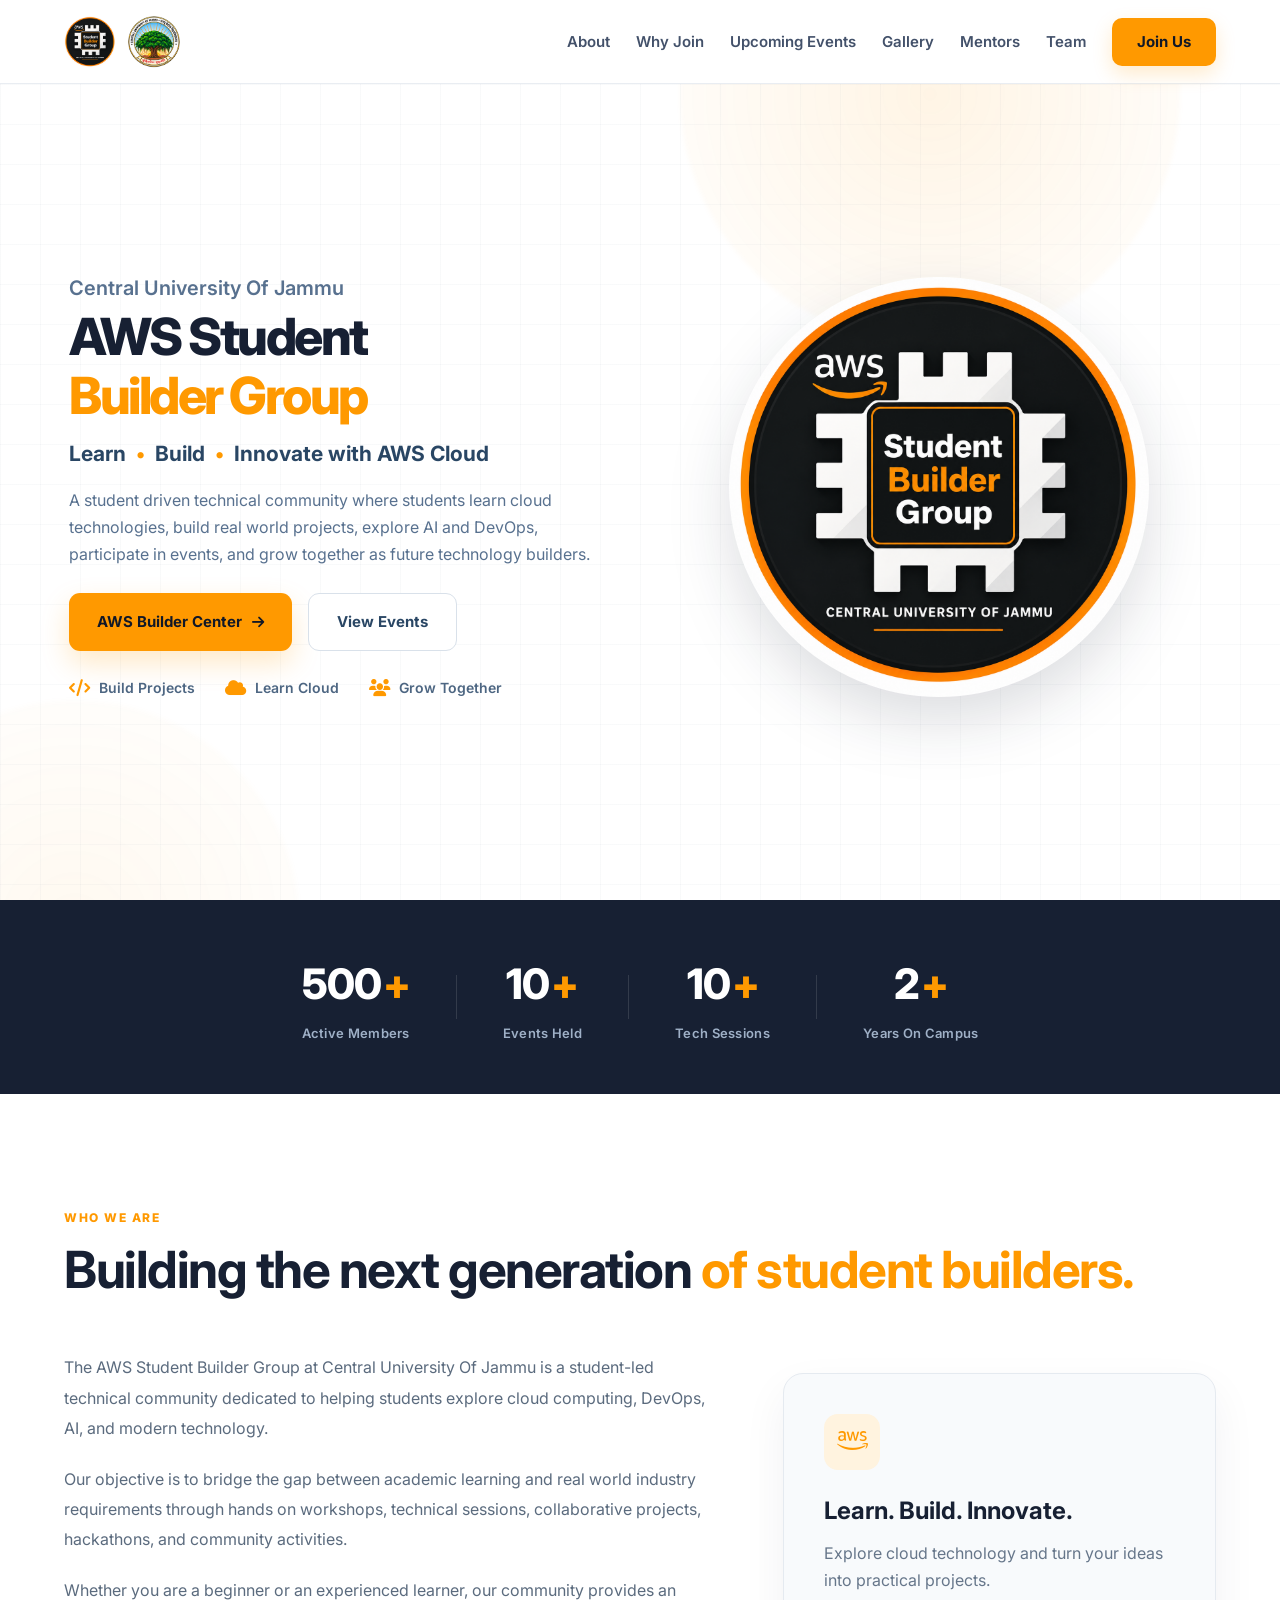
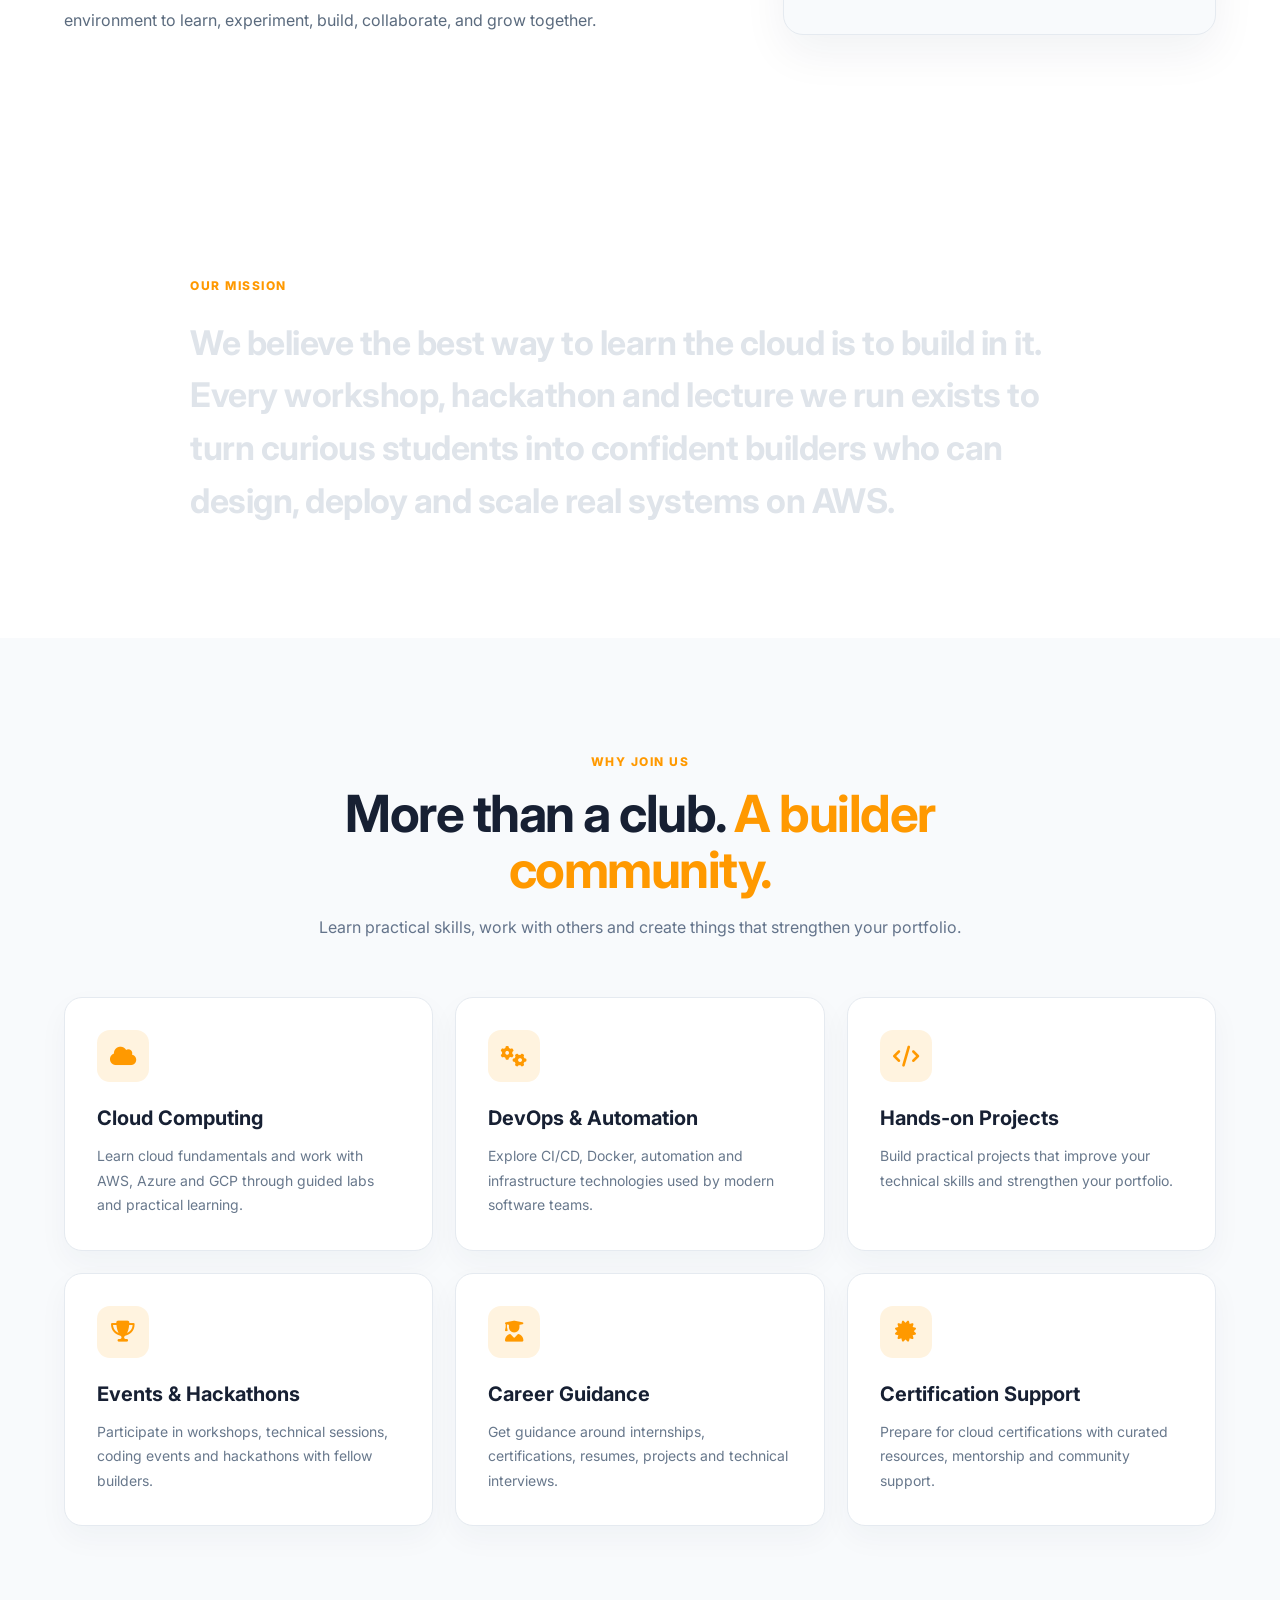
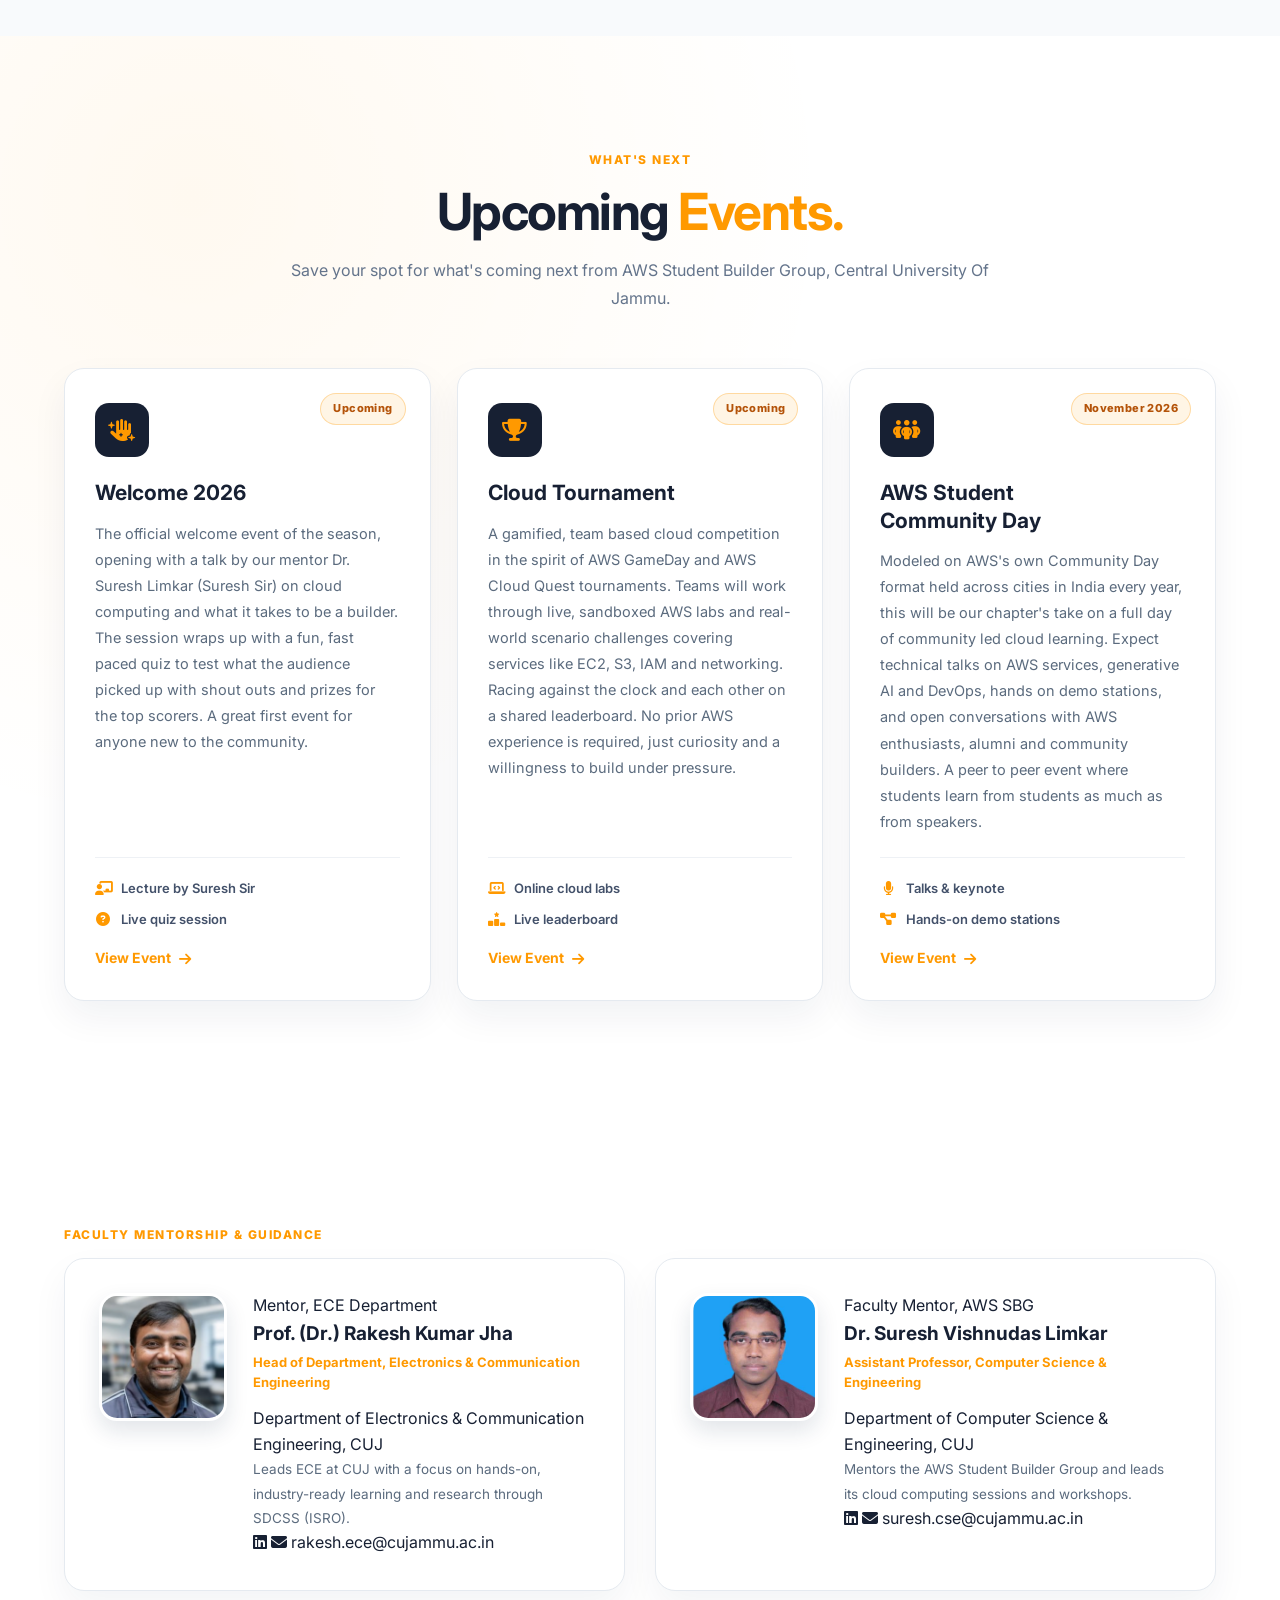
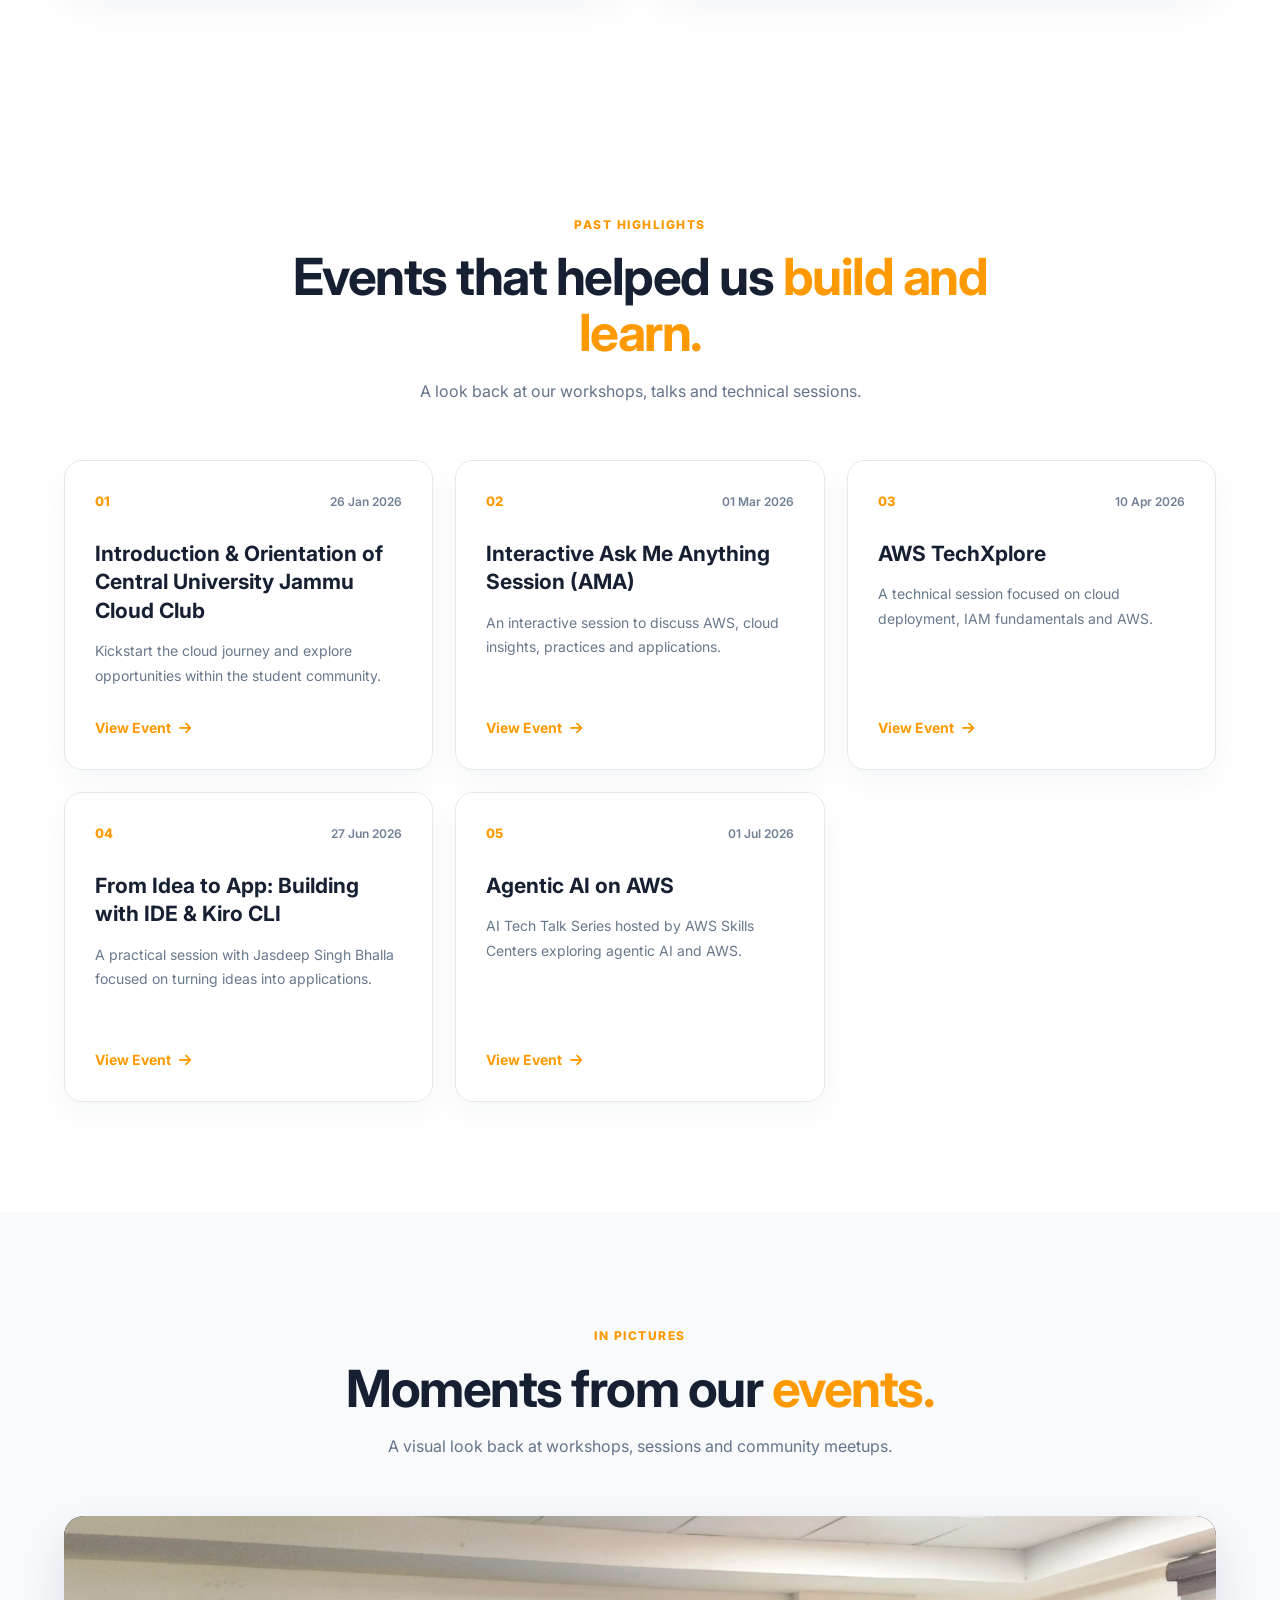
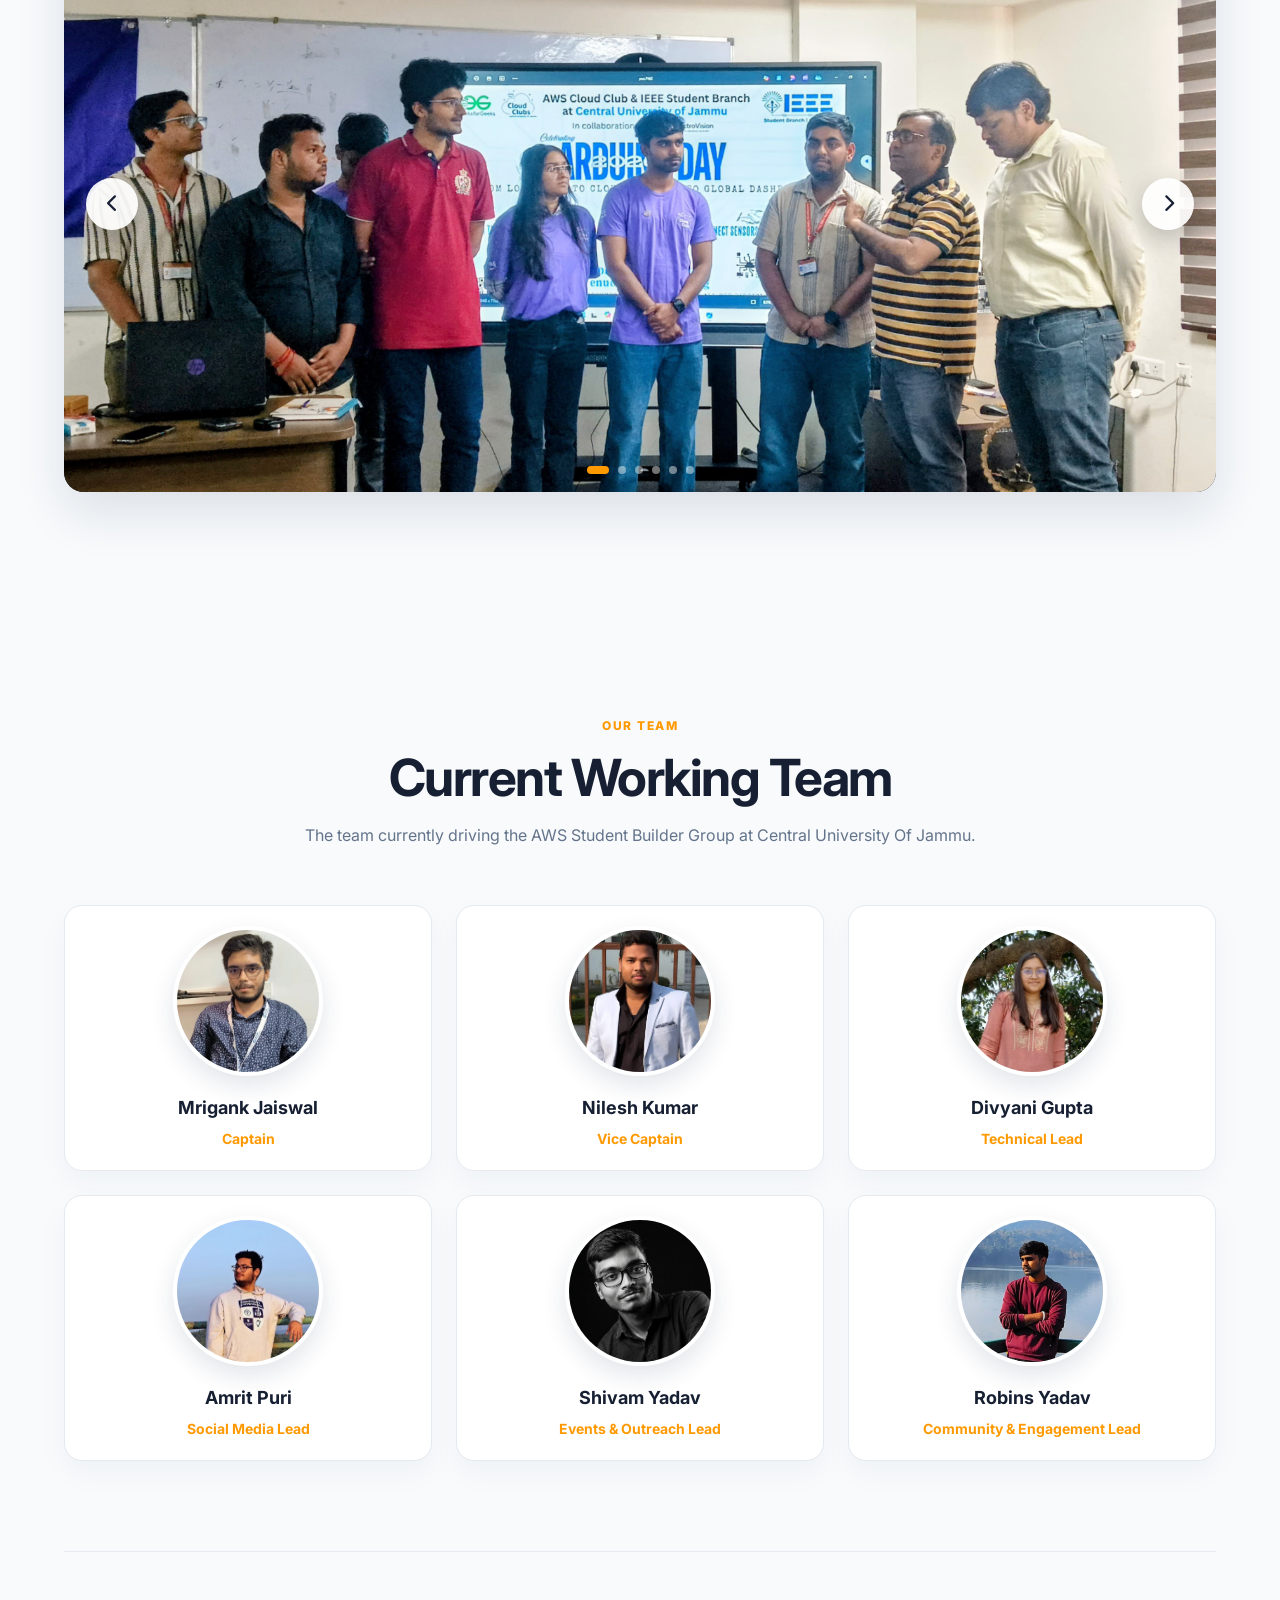
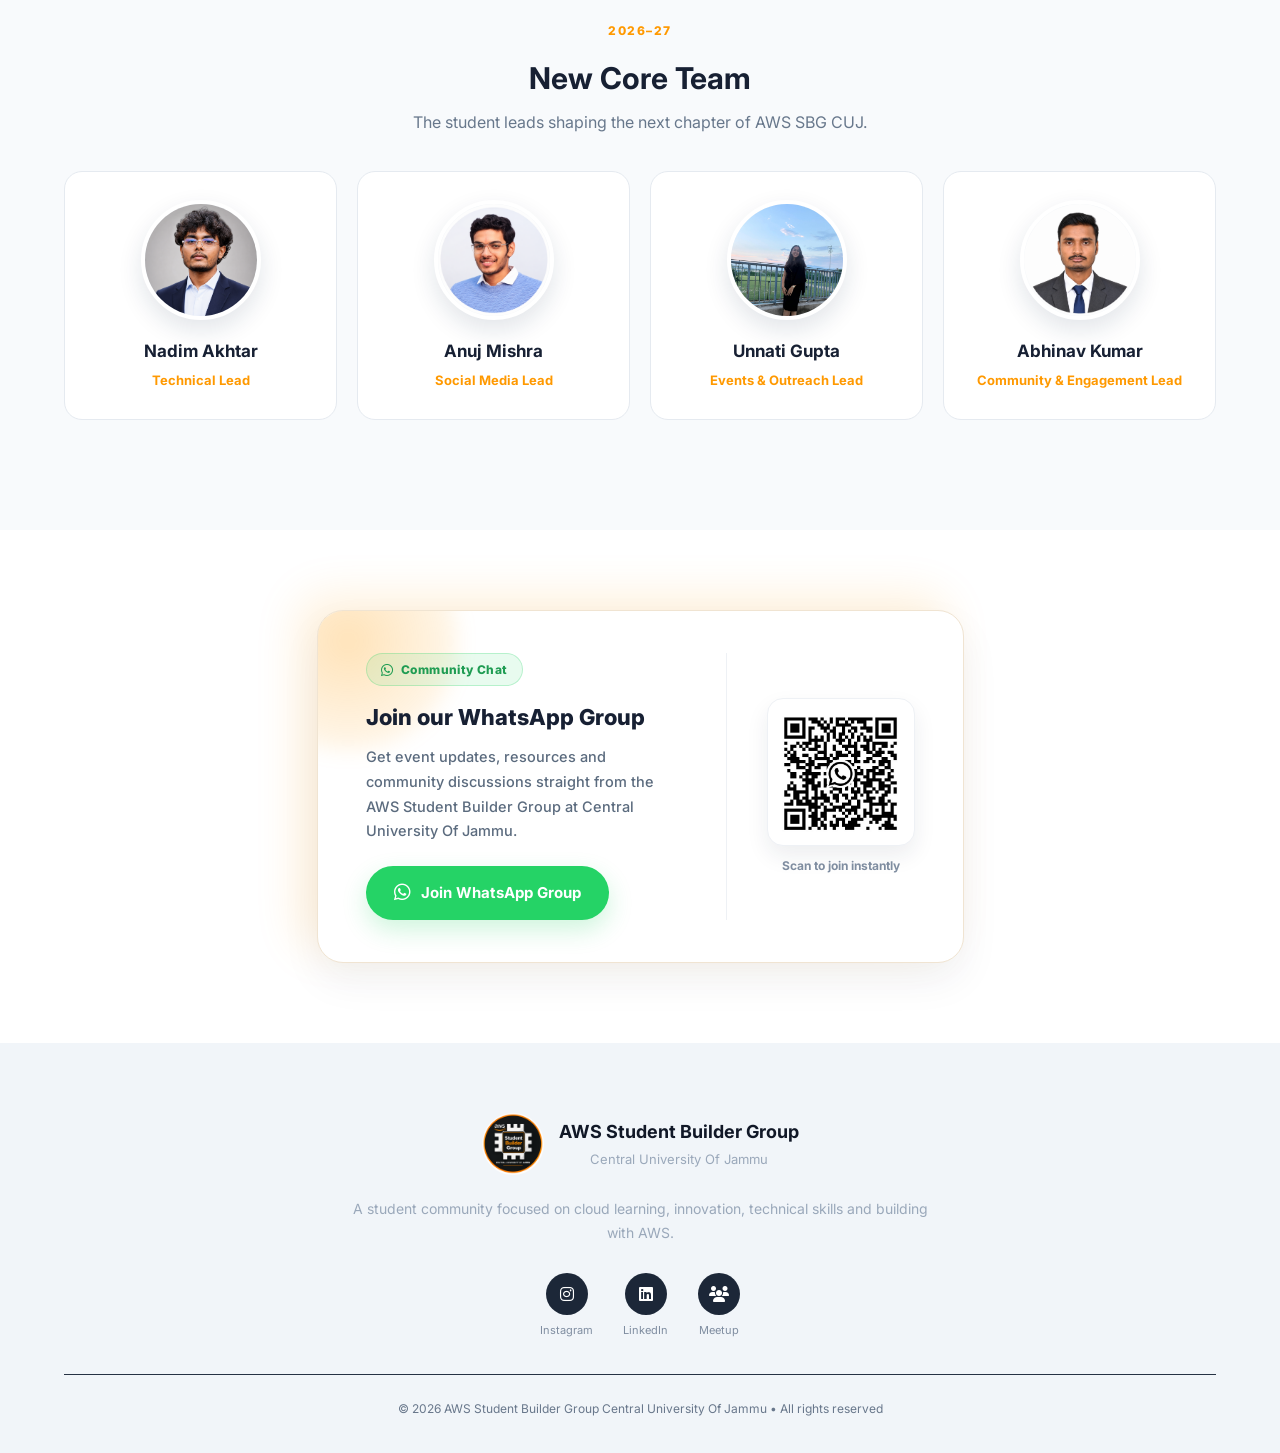
<file: index.html>
<!doctype html>
<html lang="en">
  <head>
    <meta charset="UTF-8" />

    <meta name="viewport" content="width=device-width, initial-scale=1.0" />

    <title>AWS Student Builder Group | Central University Of Jammu</title>

    <!-- Google Font -->

    <link rel="preconnect" href="https://fonts.googleapis.com" />

    <link rel="preconnect" href="https://fonts.gstatic.com" crossorigin />

    <link
      href="https://fonts.googleapis.com/css2?family=Inter:wght@400;500;600;700;800&display=swap"
      rel="stylesheet"
    />

    <!-- Font Awesome -->

    <link
      rel="stylesheet"
      href="https://cdnjs.cloudflare.com/ajax/libs/font-awesome/6.5.1/css/all.min.css"
    />

    <!-- CSS -->

    <link rel="stylesheet" href="style.css" />
  </head>

  <body>
    <!-- Navbar -->

    <nav class="navbar">
      <div class="nav-container">
        <a href="#" class="brand">
          <div class="logo-wrapper">
            <img
              src="assets/cloudclublogo.png"
              alt="AWS Student Builder Group Logo"
              class="nav-logo"
            />

            <img
              src="assets/cujlogo.png"
              alt="Central University Of Jammu Logo"
              class="nav-logo"
            />
          </div>
        </a>

        <!-- Hamburger -->

        <button
          class="hamburger"
          id="hamburger"
          aria-label="Open navigation menu"
          type="button"
        >
          <span></span>
          <span></span>
          <span></span>
        </button>

        <!-- Navigation -->

        <ul class="nav-links" id="navLinks">
          <li>
            <a href="#about">About</a>
          </li>

          <li>
            <a href="#why-join">Why Join</a>
          </li>

          <li>
            <a href="#upcoming-events">Upcoming Events</a>
          </li>

          <li>
            <a href="#gallery">Gallery</a>
          </li>

          <li>
            <a href="#mentors">Mentors</a>
          </li>

          <li>
            <a href="#members">Team</a>
          </li>

          <li>
            <a
              href="https://www.meetup.com/aws-sbg-at-central-university-of-jammu/?utm_medium"
              class="nav-btn"
              target="_blank"
              rel="noopener noreferrer"
            >
              Join Us
            </a>
          </li>
        </ul>
      </div>
    </nav>

    <!-- Hero Section -->

    <header class="hero">
      <div class="hero-background">
        <div class="hero-orb orb-one"></div>
        <div class="hero-orb orb-two"></div>

        <div class="hero-grid"></div>
      </div>

      <div class="hero-container">
        <!-- Left Side -->

        <div class="hero-content">
          <p class="hero-university">Central University Of Jammu</p>

          <h1>
            AWS Student
            <span>Builder Group</span>
          </h1>

          <p class="hero-subtitle">
            Learn
            <b>•</b>
            Build
            <b>•</b>
            Innovate with AWS Cloud
          </p>

          <p class="hero-description">
            A student driven technical community where students learn cloud
            technologies, build real world projects, explore AI and DevOps,
            participate in events, and grow together as future technology
            builders.
          </p>

          <div class="hero-buttons">
            <a
              href="https://bit.ly/3S8YEXM"
              class="btn primary"
              target="_blank"
              rel="noopener noreferrer"
            >
              AWS Builder Center
              <i class="fa-solid fa-arrow-right"></i>
            </a>

            <a href="#upcoming-events" class="btn secondary"> View Events </a>
          </div>

          <div class="hero-mini-info">
            <div>
              <i class="fa-solid fa-code"></i>
              <span>Build Projects</span>
            </div>

            <div>
              <i class="fa-solid fa-cloud"></i>
              <span>Learn Cloud</span>
            </div>

            <div>
              <i class="fa-solid fa-users"></i>
              <span>Grow Together</span>
            </div>
          </div>
        </div>

        <!-- Right Side Logo -->

        <div class="hero-logo-area">
          <img
            src="assets/cloudclublogo.png"
            alt="AWS Student Builder Group"
            class="hero-logo"
          />
        </div>
      </div>
    </header>

    <!-- Stats Bar -->

    <section class="stats-section">
      <div class="section-container stats-container">
        <div class="stat-item">
          <span class="stat-number" data-target="500" data-suffix="+"> 0 </span>

          <span class="stat-label"> Active Members </span>
        </div>

        <div class="stat-divider"></div>

        <div class="stat-item">
          <span class="stat-number" data-target="10" data-suffix="+"> 0 </span>

          <span class="stat-label"> Events Held </span>
        </div>

        <div class="stat-divider"></div>

        <div class="stat-item">
          <span class="stat-number" data-target="10" data-suffix="+"> 0 </span>

          <span class="stat-label"> Tech Sessions </span>
        </div>

        <div class="stat-divider"></div>

        <div class="stat-item">
          <span class="stat-number" data-target="2" data-suffix="+"> 0 </span>

          <span class="stat-label"> Years On Campus </span>
        </div>
      </div>
    </section>

    <!-- About Section -->

    <section id="about" class="section about-section">
      <div class="section-container">
        <div class="section-heading">
          <span class="section-label"> WHO WE ARE </span>

          <h2>
            Building the next generation
            <span>of student builders.</span>
          </h2>
        </div>

        <div class="about-grid">
          <div class="about-text">
            <p>
              The AWS Student Builder Group at Central University Of Jammu is a
              student-led technical community dedicated to helping students
              explore cloud computing, DevOps, AI, and modern technology.
            </p>

            <p>
              Our objective is to bridge the gap between academic learning and
              real world industry requirements through hands on workshops,
              technical sessions, collaborative projects, hackathons, and
              community activities.
            </p>

            <p>
              Whether you are a beginner or an experienced learner, our
              community provides an environment to learn, experiment, build,
              collaborate, and grow together.
            </p>
          </div>

          <div class="about-highlight">
            <div class="highlight-icon">
              <i class="fa-brands fa-aws"></i>
            </div>

            <h3>Learn. Build. Innovate.</h3>

            <p>
              Explore cloud technology and turn your ideas into practical
              projects.
            </p>
          </div>
        </div>
      </div>
    </section>

    <!-- Mission / Scroll Reveal Section -->

    <section id="mission" class="section mission-section">
      <div class="section-container">
        <span class="section-label"> OUR MISSION </span>

        <p class="reveal-text" data-reveal>
          We believe the best way to learn the cloud is to build in it. Every
          workshop, hackathon and lecture we run exists to turn curious students
          into confident builders who can design, deploy and scale real systems
          on AWS.
        </p>
      </div>
    </section>

    <!-- Why Join Section -->

    <section id="why-join" class="section light-section">
      <div class="section-container">
        <div class="section-heading centered">
          <span class="section-label"> WHY JOIN US </span>

          <h2>
            More than a club.
            <span>A builder community.</span>
          </h2>

          <p>
            Learn practical skills, work with others and create things that
            strengthen your portfolio.
          </p>
        </div>

        <div class="feature-grid">
          <div class="feature-card">
            <div class="feature-icon">
              <i class="fa-solid fa-cloud"></i>
            </div>

            <h3>Cloud Computing</h3>

            <p>
              Learn cloud fundamentals and work with AWS, Azure and GCP through
              guided labs and practical learning.
            </p>
          </div>

          <div class="feature-card">
            <div class="feature-icon">
              <i class="fa-solid fa-gears"></i>
            </div>

            <h3>DevOps & Automation</h3>

            <p>
              Explore CI/CD, Docker, automation and infrastructure technologies
              used by modern software teams.
            </p>
          </div>

          <div class="feature-card">
            <div class="feature-icon">
              <i class="fa-solid fa-code"></i>
            </div>

            <h3>Hands-on Projects</h3>

            <p>
              Build practical projects that improve your technical skills and
              strengthen your portfolio.
            </p>
          </div>

          <div class="feature-card">
            <div class="feature-icon">
              <i class="fa-solid fa-trophy"></i>
            </div>

            <h3>Events & Hackathons</h3>

            <p>
              Participate in workshops, technical sessions, coding events and
              hackathons with fellow builders.
            </p>
          </div>

          <div class="feature-card">
            <div class="feature-icon">
              <i class="fa-solid fa-user-graduate"></i>
            </div>

            <h3>Career Guidance</h3>

            <p>
              Get guidance around internships, certifications, resumes, projects
              and technical interviews.
            </p>
          </div>

          <div class="feature-card">
            <div class="feature-icon">
              <i class="fa-solid fa-certificate"></i>
            </div>

            <h3>Certification Support</h3>

            <p>
              Prepare for cloud certifications with curated resources,
              mentorship and community support.
            </p>
          </div>
        </div>
      </div>
    </section>

    <!-- Upcoming Events Section -->

    <section id="upcoming-events" class="section upcoming-section">
      <div class="section-container">
        <div class="section-heading centered">
          <span class="section-label"> WHAT'S NEXT </span>

          <h2>
            Upcoming
            <span>Events.</span>
          </h2>

          <p>
            Save your spot for what's coming next from AWS Student Builder
            Group, Central University Of Jammu.
          </p>
        </div>

        <div class="upcoming-grid">
          <!-- Upcoming Event 1 -->

          <a href="event.html?event=welcome-2026" class="upcoming-card">
            <span class="upcoming-badge"> Upcoming </span>

            <div class="upcoming-icon">
              <i class="fa-solid fa-hand-sparkles"></i>
            </div>

            <h3>Welcome 2026</h3>

            <p>
              The official welcome event of the season, opening with a talk by
              our mentor Dr. Suresh Limkar (Suresh Sir) on cloud computing and
              what it takes to be a builder. The session wraps up with a fun,
              fast paced quiz to test what the audience picked up with
              shout outs and prizes for the top scorers. A great first event for
              anyone new to the community.
            </p>

            <ul class="upcoming-meta">
              <li>
                <i class="fa-solid fa-chalkboard-user"></i>
                Lecture by Suresh Sir
              </li>
              <li>
                <i class="fa-solid fa-circle-question"></i>
                Live quiz session
              </li>
            </ul>

            <span class="event-link">
              View Event
              <i class="fa-solid fa-arrow-right"></i>
            </span>
          </a>

          <!-- Upcoming Event 2 -->

          <a href="event.html?event=cloud-tournament" class="upcoming-card">
            <span class="upcoming-badge"> Upcoming </span>

            <div class="upcoming-icon">
              <i class="fa-solid fa-trophy"></i>
            </div>

            <h3>Cloud Tournament</h3>

            <p>
              A gamified, team based cloud competition in the spirit of AWS
              GameDay and AWS Cloud Quest tournaments. Teams will work through
              live, sandboxed AWS labs and real-world scenario challenges 
              covering services like EC2, S3, IAM and networking. Racing
              against the clock and each other on a shared leaderboard. No prior
              AWS experience is required, just curiosity and a willingness to
              build under pressure.
            </p>

            <ul class="upcoming-meta">
              <li>
                <i class="fa-solid fa-laptop-code"></i>
                Online cloud labs
              </li>
              <li>
                <i class="fa-solid fa-ranking-star"></i>
                Live leaderboard
              </li>
            </ul>

            <span class="event-link">
              View Event
              <i class="fa-solid fa-arrow-right"></i>
            </span>
          </a>

          <!-- Upcoming Event 3 -->

          <a href="event.html?event=community-day" class="upcoming-card">
            <span class="upcoming-badge"> November 2026 </span>

            <div class="upcoming-icon">
              <i class="fa-solid fa-people-group"></i>
            </div>

            <h3>AWS Student Community Day</h3>

            <p>
              Modeled on AWS's own Community Day format held across cities in
              India every year, this will be our chapter's take on a full day of
              community led cloud learning. Expect technical talks on AWS
              services, generative AI and DevOps, hands on demo stations, and
              open conversations with AWS enthusiasts, alumni and community
              builders. A peer to peer event where students learn from students
              as much as from speakers.
            </p>

            <ul class="upcoming-meta">
              <li>
                <i class="fa-solid fa-microphone"></i>
                Talks & keynote
              </li>
              <li>
                <i class="fa-solid fa-diagram-project"></i>
                Hands-on demo stations
              </li>
            </ul>

            <span class="event-link">
              View Event
              <i class="fa-solid fa-arrow-right"></i>
            </span>
          </a>
        </div>
      </div>
    </section>

    <!-- Mentors Section -->

    <section id="mentors" class="section mentor-section">
      <div class="section-container">
        <span class="section-label mentor-kicker">
          FACULTY MENTORSHIP &amp; GUIDANCE
        </span>

        <div class="mentor-grid">
          <!-- Mentor 1 -->

          <div class="mentor-card">
            <div class="mentor-photo">
              <img src="assets/mentors/rakesh-kumar-jha.png" alt="" />
            </div>

            <div class="mentor-info">
              <span class="mentor-badge"> Mentor, ECE Department </span>

              <h3>Prof. (Dr.) Rakesh Kumar Jha</h3>

              <p class="mentor-title">
                Head of Department, Electronics &amp; Communication Engineering
              </p>

              <p class="mentor-dept">
                Department of Electronics &amp; Communication Engineering, CUJ
              </p>

              <p class="mentor-about">
                Leads ECE at CUJ with a focus on hands-on, industry-ready
                learning and research through SDCSS (ISRO).
              </p>

              <div class="mentor-contact">
                <a
                  href="https://www.linkedin.com/in/prof-rakesh-kumar-jha-42522222/"
                  aria-label="LinkedIn"
                >
                  <i class="fab fa-linkedin"></i>
                </a>

                <a href="mailto:rakesh.ece@cujammu.ac.in" aria-label="Email">
                  <i class="fa-solid fa-envelope"></i>
                  rakesh.ece@cujammu.ac.in
                </a>
              </div>
            </div>
          </div>

          <!-- Mentor 2 -->

          <div class="mentor-card">
            <div class="mentor-photo">
              <img src="assets/mentors/suresh-limkar.png" alt="" />
            </div>

            <div class="mentor-info">
              <span class="mentor-badge"> Faculty Mentor, AWS SBG </span>

              <h3>Dr. Suresh Vishnudas Limkar</h3>

              <p class="mentor-title">
                Assistant Professor, Computer Science &amp; Engineering
              </p>

              <p class="mentor-dept">
                Department of Computer Science &amp; Engineering, CUJ
              </p>

              <p class="mentor-about">
                Mentors the AWS Student Builder Group and leads its cloud
                computing sessions and workshops.
              </p>

              <div class="mentor-contact">
                <a
                  href="https://www.linkedin.com/in/suresh-limkar-7b8b7322a/"
                  aria-label="LinkedIn"
                >
                  <i class="fab fa-linkedin"></i>
                </a>

                <a href="mailto:suresh.cse@cujammu.ac.in" aria-label="Email">
                  <i class="fa-solid fa-envelope"></i>
                  suresh.cse@cujammu.ac.in
                </a>
              </div>
            </div>
          </div>
        </div>
      </div>
    </section>

    <!-- Past Events / Highlights Section -->

    <section id="past-events" class="section events-section">
      <div class="section-container">
        <div class="section-heading centered">
          <span class="section-label"> PAST HIGHLIGHTS </span>

          <h2>
            Events that helped us
            <span>build and learn.</span>
          </h2>

          <p>A look back at our workshops, talks and technical sessions.</p>
        </div>

        <div class="events-grid">
          <!-- Event 1 -->

          <a href="event.html?event=orientation" class="event-card">
            <div class="event-card-top">
              <span class="event-number"> 01 </span>

              <span class="event-date"> 26 Jan 2026 </span>
            </div>

            <h3>
              Introduction & Orientation of Central University Jammu Cloud Club
            </h3>

            <p>
              Kickstart the cloud journey and explore opportunities within the
              student community.
            </p>

            <span class="event-link">
              View Event
              <i class="fa-solid fa-arrow-right"></i>
            </span>
          </a>

          <!-- Event 2 -->

          <a href="event.html?event=ama" class="event-card">
            <div class="event-card-top">
              <span class="event-number"> 02 </span>

              <span class="event-date"> 01 Mar 2026 </span>
            </div>

            <h3>Interactive Ask Me Anything Session (AMA)</h3>

            <p>
              An interactive session to discuss AWS, cloud insights, practices
              and applications.
            </p>

            <span class="event-link">
              View Event
              <i class="fa-solid fa-arrow-right"></i>
            </span>
          </a>

          <!-- Event 3 -->

          <a href="event.html?event=techxplore" class="event-card">
            <div class="event-card-top">
              <span class="event-number"> 03 </span>

              <span class="event-date"> 10 Apr 2026 </span>
            </div>

            <h3>AWS TechXplore</h3>

            <p>
              A technical session focused on cloud deployment, IAM fundamentals
              and AWS.
            </p>

            <span class="event-link">
              View Event
              <i class="fa-solid fa-arrow-right"></i>
            </span>
          </a>

          <!-- Event 4 -->

          <a href="event.html?event=kiro" class="event-card">
            <div class="event-card-top">
              <span class="event-number"> 04 </span>

              <span class="event-date"> 27 Jun 2026 </span>
            </div>

            <h3>From Idea to App: Building with IDE & Kiro CLI</h3>

            <p>
              A practical session with Jasdeep Singh Bhalla focused on turning
              ideas into applications.
            </p>

            <span class="event-link">
              View Event
              <i class="fa-solid fa-arrow-right"></i>
            </span>
          </a>

          <!-- Event 5 -->

          <a href="event.html?event=agentic-ai" class="event-card">
            <div class="event-card-top">
              <span class="event-number"> 05 </span>

              <span class="event-date"> 01 Jul 2026 </span>
            </div>

            <h3>Agentic AI on AWS</h3>

            <p>
              AI Tech Talk Series hosted by AWS Skills Centers exploring agentic
              AI and AWS.
            </p>

            <span class="event-link">
              View Event
              <i class="fa-solid fa-arrow-right"></i>
            </span>
          </a>
        </div>
      </div>
    </section>

    <!-- Event Gallery -->

    <section id="gallery" class="section light-section gallery-section">
      <div class="section-container">
        <div class="section-heading centered">
          <span class="section-label"> IN PICTURES </span>

          <h2>
            Moments from our
            <span>events.</span>
          </h2>

          <p>
            A visual look back at workshops, sessions and community meetups.
          </p>
        </div>

        <div class="slider" id="gallerySlider">
          <div class="slider-track" id="sliderTrack">
            <div class="slide">
              <img src="assets/events/event-1.png" alt="Orientation Day" />
            </div>

            <div class="slide">
              <img src="assets/events/event-2.png" alt="AMA Session" />
            </div>

            <div class="slide">
              <img src="assets/events/event-3.png" alt="AWS TechXplore" />
            </div>

            <div class="slide">
              <img src="assets/events/event-4.png" alt="Idea to App Workshop" />
            </div>

            <div class="slide">
              <img src="assets/events/event-5.png" alt="Agentic AI on AWS" />
            </div>

            <div class="slide">
              <img src="assets/events/event-6.png" alt="Community Meetup" />
            </div>

          </div>

          <button
            class="slider-arrow prev"
            id="sliderPrev"
            aria-label="Previous photo"
          >
            <i class="fa-solid fa-chevron-left"></i>
          </button>

          <button
            class="slider-arrow next"
            id="sliderNext"
            aria-label="Next photo"
          >
            <i class="fa-solid fa-chevron-right"></i>
          </button>

          <div class="slider-dots" id="sliderDots"></div>
        </div>
      </div>
    </section>

    <!-- Current Core Team -->

    <section id="members" class="section light-section">
      <div class="section-container">
        <div class="section-heading centered">
          <span class="section-label"> OUR TEAM </span>

          <h2>Current Working Team</h2>

          <p>
            The team currently driving the AWS Student Builder Group at Central
            University Of Jammu.
          </p>
        </div>

        <div class="team-grid">
          <!-- Mrigank -->

          <div class="team-card">
            <div class="team-photo">
              <img src="assets/team/mrigank.jpg" alt="Mrigank Jaiswal" />
            </div>

            <h3>Mrigank Jaiswal</h3>

            <p>Captain</p>
          </div>

          <!-- Nilesh -->

          <div class="team-card">
            <div class="team-photo">
              <img src="assets/team/nilesh.jpg" alt="Nilesh Kumar" />
            </div>

            <h3>Nilesh Kumar</h3>

            <p>Vice Captain</p>
          </div>

          <!-- Divyani -->

          <div class="team-card">
            <div class="team-photo">
              <img src="assets/team/divyani.jpg" alt="Divyani Gupta" />
            </div>

            <h3>Divyani Gupta</h3>

            <p>Technical Lead</p>
          </div>

          <!-- Amrit -->

          <div class="team-card">
            <div class="team-photo">
              <img src="assets/team/amrit.jpg" alt="Amrit Puri" />
            </div>

            <h3>Amrit Puri</h3>

            <p>Social Media Lead</p>
          </div>

          <!-- Shivam -->

          <div class="team-card">
            <div class="team-photo">
              <img src="assets/team/shivam.jpg" alt="Shivam Yadav" />
            </div>

            <h3>Shivam Yadav</h3>

            <p>Events & Outreach Lead</p>
          </div>

          <!-- Robins -->

          <div class="team-card">
            <div class="team-photo">
              <img src="assets/team/robins.jpg" alt="Robins Yadav" />
            </div>

            <h3>Robins Yadav</h3>

            <p>Community & Engagement Lead</p>
          </div>
        </div>

        <!-- New Core Team -->

        <div class="new-core-team">
          <div class="new-core-team-heading">
            <span class="section-label"> 2026–27 </span>

            <h3>New Core Team</h3>

            <p>The student leads shaping the next chapter of AWS SBG CUJ.</p>
          </div>

          <div class="new-core-team-grid">
            <!-- Nadim -->

            <div class="new-core-team-card">
              <div class="new-core-photo">
                <img src="assets/team/nadim.png" alt="" />
              </div>

              <h4>Nadim Akhtar</h4>

              <p>Technical Lead</p>
            </div>

            <!-- Anuj -->

            <div class="new-core-team-card">
              <div class="new-core-photo">
                <img src="assets/team/anuj.png" alt="" />
              </div>

              <h4>Anuj Mishra</h4>

              <p>Social Media Lead</p>
            </div>

            <!-- Unnati -->

            <div class="new-core-team-card">
              <div class="new-core-photo">
                <img src="assets/team/unnati.png" alt="" />
              </div>

              <h4>Unnati Gupta</h4>

              <p>Events & Outreach Lead</p>
            </div>

            <!-- Abhinav -->

            <div class="new-core-team-card">
              <div class="new-core-photo">
                <img src="assets/team/abhinav.png" alt="" />
              </div>

              <h4>Abhinav Kumar</h4>

              <p>Community & Engagement Lead</p>
            </div>
          </div>
        </div>
      </div>
    </section>

    <!-- WhatsApp Community -->

    <section class="whatsapp-section">
      <div class="whatsapp-card">
        <div class="whatsapp-info">
          <span class="whatsapp-kicker">
            <i class="fa-brands fa-whatsapp"></i>
            Community Chat
          </span>

          <h3 class="whatsapp-heading">Join our WhatsApp Group</h3>

          <p class="whatsapp-text">
            Get event updates, resources and community discussions straight from
            the AWS Student Builder Group at Central University Of Jammu.
          </p>

          <a
            href="https://chat.whatsapp.com/Jc0kMEkO30XHVKgD3YGAwX?s=sh&p=a&mlu=4&ilr=4"
            class="whatsapp-btn"
            target="_blank"
            rel="noopener noreferrer"
          >
            <i class="fa-brands fa-whatsapp"></i>
            Join WhatsApp Group
          </a>
        </div>

        <div class="whatsapp-divider"></div>

        <div class="whatsapp-qr-block">
          <div class="whatsapp-qr-frame">
            <img
              src="assets/whatsapp-qr.png"
              alt="Scan to join the AWS Student Builder Group WhatsApp group"
            />
          </div>

          <span class="whatsapp-qr-label"> Scan to join instantly </span>
        </div>
      </div>
    </section>

    <!-- Footer -->

    <footer class="footer">
      <div class="footer-content">
        <div class="footer-brand">
          <img
            src="assets/cloudclublogo.png"
            alt="AWS Student Builder Group Logo"
          />

          <div>
            <h3>AWS Student Builder Group</h3>

            <p>Central University Of Jammu</p>
          </div>
        </div>

        <p class="footer-description">
          A student community focused on cloud learning, innovation, technical
          skills and building with AWS.
        </p>

        <div class="social-links">
          <!-- Instagram -->

          <div class="social-wrapper">
            <a
              href="https://www.instagram.com/aws.cujammu"
              target="_blank"
              rel="noopener noreferrer"
              class="social-icon instagram"
              aria-label="Instagram"
            >
              <i class="fab fa-instagram"></i>
            </a>

            <span class="social-label"> Instagram </span>
          </div>

          <!-- LinkedIn -->

          <div class="social-wrapper">
            <a
              href="https://www.linkedin.com/company/aws-cloud-club-central-university-of-jammu/"
              target="_blank"
              rel="noopener noreferrer"
              class="social-icon linkedin"
              aria-label="LinkedIn"
            >
              <i class="fab fa-linkedin"></i>
            </a>

            <span class="social-label"> LinkedIn </span>
          </div>

          <!-- Meetup -->

          <div class="social-wrapper">
            <a
              href="https://www.meetup.com/aws-cloud-club-at-central-university-of-jammu/members/?op=all"
              target="_blank"
              rel="noopener noreferrer"
              class="social-icon meetup"
              aria-label="Meetup"
            >
              <i class="fa-solid fa-users"></i>
            </a>

            <span class="social-label"> Meetup </span>
          </div>
        </div>

        <div class="footer-line"></div>

        <p class="footer-note">
          © 2026 AWS Student Builder Group Central University Of Jammu • All
          rights reserved
        </p>
      </div>
    </footer>

    <!-- JavaScript -->

    <script src="script.js"></script>
  </body>
</html>
</file>
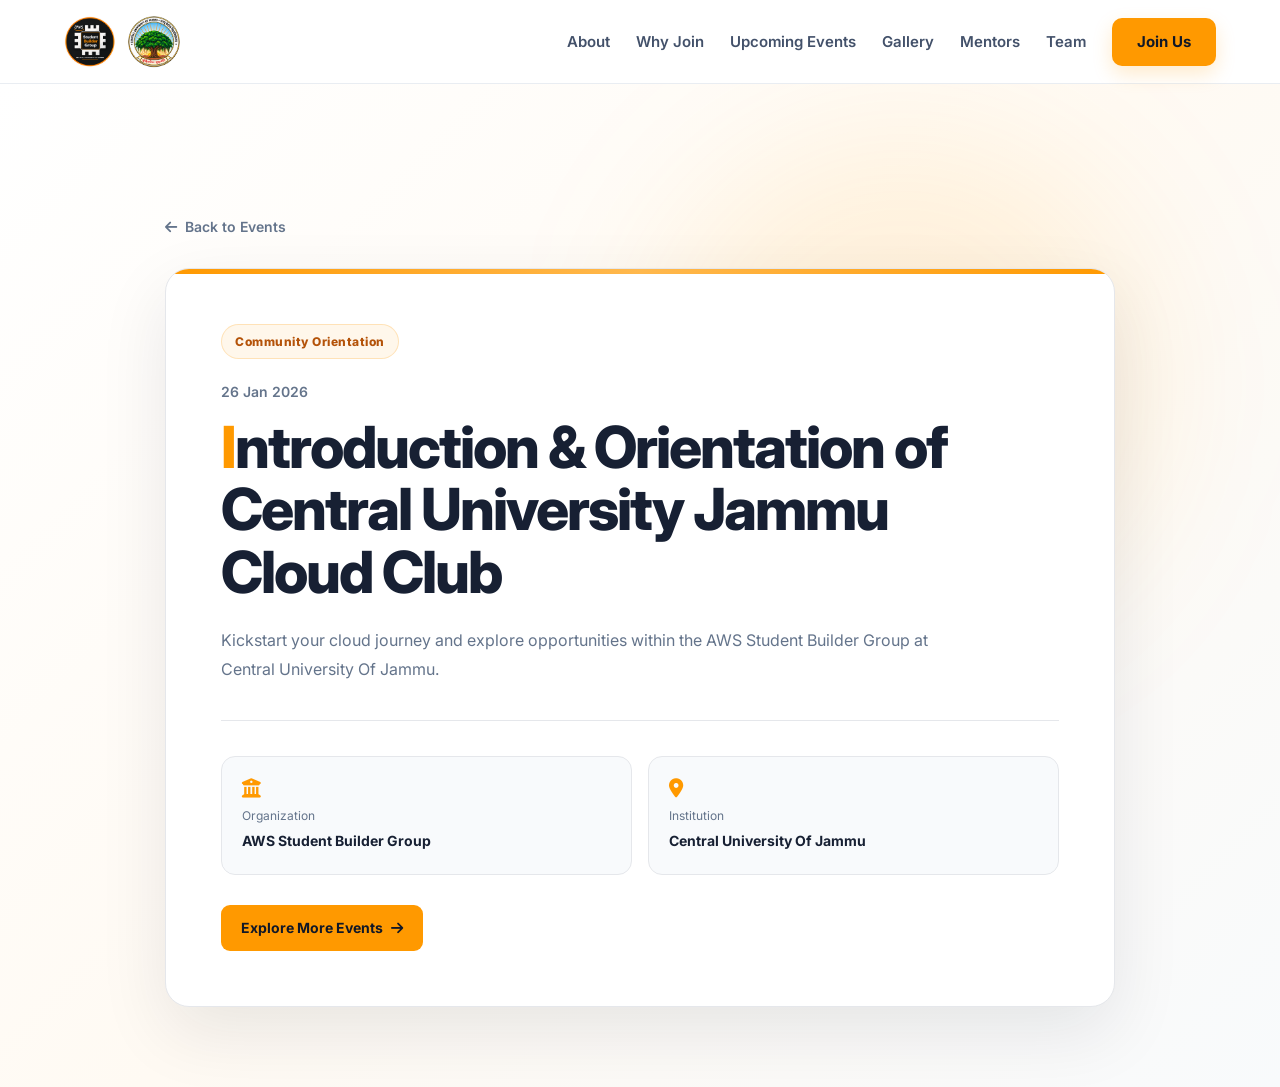
<file: event.html>
<!DOCTYPE html>
<html lang="en">

<head>

  <meta charset="UTF-8" />

  <meta
    name="viewport"
    content="width=device-width, initial-scale=1.0"
  />

  <title>
    AWS Student Builder Group | Event
  </title>


  <!-- Google Font -->

  <link
    rel="preconnect"
    href="https://fonts.googleapis.com"
  />

  <link
    rel="preconnect"
    href="https://fonts.gstatic.com"
    crossorigin
  />

  <link
    href="https://fonts.googleapis.com/css2?family=Inter:wght@400;500;600;700;800&display=swap"
    rel="stylesheet"
  />


  <!-- Font Awesome -->

  <link
    rel="stylesheet"
    href="https://cdnjs.cloudflare.com/ajax/libs/font-awesome/6.5.1/css/all.min.css"
  />


  <!-- Main CSS -->

  <link
    rel="stylesheet"
    href="style.css"
  />


  <style>

    /* =====================================================
       EVENT PAGE
    ===================================================== */

    .event-detail-page {
      min-height: 100vh;

      padding:
        130px
        20px
        80px;

      background:
        linear-gradient(
          135deg,
          #ffffff,
          #fffaf3,
          #f8fafc
        );

      position: relative;

      overflow: hidden;
    }


    .event-detail-background {
      position: absolute;

      inset: 0;

      pointer-events: none;
    }


    .event-detail-background::before {
      content: "";

      position: absolute;

      width: 500px;
      height: 500px;

      border-radius: 50%;

      background:
        rgba(255, 153, 0, 0.10);

      filter: blur(80px);

      top: 5%;
      right: 10%;
    }


    .event-detail-container {
      max-width: 950px;

      margin: auto;

      position: relative;

      z-index: 2;
    }


    .event-back {
      display: inline-flex;

      align-items: center;

      gap: 8px;

      margin-bottom: 30px;

      color: #64748b;

      font-size: 14px;

      font-weight: 600;

      transition:
        color 0.25s ease,
        transform 0.25s ease;
    }


    .event-back:hover {
      color: #ff9900;

      transform: translateX(-3px);
    }


    .event-detail-card {
      position: relative;

      background: #ffffff;

      border: 1px solid #e5e7eb;

      border-radius: 24px;

      padding: 55px;

      box-shadow:
        0 25px 70px
        rgba(15, 23, 42, 0.09);

      overflow: hidden;
    }


    .event-detail-card::before {
      content: "";

      position: absolute;

      top: 0;
      left: 0;

      width: 100%;
      height: 5px;

      background:
        linear-gradient(
          90deg,
          #ff9900,
          #ffb84d,
          #ff9900
        );
    }


    .event-detail-category {
      display: inline-flex;

      align-items: center;

      gap: 8px;

      padding:
        7px
        13px;

      border-radius: 999px;

      background:
        rgba(255, 153, 0, 0.08);

      border:
        1px solid
        rgba(255, 153, 0, 0.22);

      color: #b45309;

      font-size: 12px;

      font-weight: 800;

      letter-spacing: 0.5px;
    }


    .event-detail-date {
      margin-top: 22px;

      color: #64748b;

      font-size: 14px;

      font-weight: 600;
    }


    .event-detail-title {
      margin-top: 12px;

      max-width: 800px;

      color: #172033;

      font-size:
        clamp(
          34px,
          5vw,
          58px
        );

      line-height: 1.08;

      letter-spacing: -2px;

      font-weight: 800;
    }


    .event-detail-title::first-letter {
      color: #ff9900;
    }


    .event-detail-description {
      max-width: 750px;

      margin-top: 22px;

      color: #64748b;

      font-size: 16px;

      line-height: 1.85;
    }


    .event-detail-divider {
      width: 100%;

      height: 1px;

      background: #e5e7eb;

      margin:
        35px
        0;
    }


    .event-detail-info {
      display: grid;

      grid-template-columns:
        repeat(2, 1fr);

      gap: 16px;
    }


    .event-info-box {
      padding: 20px;

      border-radius: 14px;

      background: #f8fafc;

      border: 1px solid #e5e7eb;
    }


    .event-info-box i {
      color: #ff9900;

      font-size: 19px;

      margin-bottom: 8px;
    }


    .event-info-box span {
      display: block;

      color: #64748b;

      font-size: 12px;

      margin-bottom: 3px;
    }


    .event-info-box strong {
      color: #172033;

      font-size: 14px;
    }


    .event-home-btn {
      display: inline-flex;

      align-items: center;

      gap: 8px;

      margin-top: 30px;

      padding:
        12px
        20px;

      border-radius: 9px;

      background: #ff9900;

      color: #111827;

      font-size: 14px;

      font-weight: 700;

      transition:
        transform 0.25s ease,
        background 0.25s ease;
    }


    .event-home-btn:hover {
      background: #e68900;

      transform: translateY(-2px);
    }


    @media (max-width: 650px) {

      .event-detail-page {
        padding:
          110px
          15px
          50px;
      }


      .event-detail-card {
        padding: 35px 23px;

        border-radius: 18px;
      }


      .event-detail-title {
        font-size: 36px;

        letter-spacing: -1.5px;
      }


      .event-detail-description {
        font-size: 14px;
      }


      .event-detail-info {
        grid-template-columns: 1fr;
      }

    }

  </style>

</head>


<body>


  <!-- ================= NAVBAR ================= -->

  <nav class="navbar">

    <div class="nav-container">

      <a href="index.html" class="brand">

        <div class="logo-wrapper">

          <img
            src="assets/cloudclublogo.png"
            alt="AWS Student Builder Group Logo"
            class="nav-logo"
          />

          <img
            src="assets/cujlogo.png"
            alt="Central University Of Jammu Logo"
            class="nav-logo"
          />

        </div>

      </a>


      <ul class="nav-links">

        <li>
          <a href="index.html#about">
            About
          </a>
        </li>

        <li>
          <a href="index.html#why-join">
            Why Join
          </a>
        </li>

        <li>
          <a href="index.html#upcoming-events">
            Upcoming Events
          </a>
        </li>

        <li>
          <a href="index.html#gallery">
            Gallery
          </a>
        </li>

        <li>
          <a href="index.html#mentors">
            Mentors
          </a>
        </li>

        <li>
          <a href="index.html#members">
            Team
          </a>
        </li>

        <li>
          <a
            href="https://docs.google.com/forms/d/e/1FAIpQLSeznmsPY1hC2-PQA3TxwmXsLkwdqHZYRRmwQ_2ZQ0L9bo4ULA/viewform"
            class="nav-btn"
            target="_blank"
            rel="noopener noreferrer"
          >
            Join Us
          </a>
        </li>

      </ul>

    </div>

  </nav>


  <!-- ================= EVENT DETAIL ================= -->

  <main class="event-detail-page">

    <div class="event-detail-background"></div>


    <div class="event-detail-container">


      <a
        href="index.html#past-events"
        class="event-back"
      >

        <i class="fa-solid fa-arrow-left"></i>

        Back to Events

      </a>


      <article class="event-detail-card">


        <span
          class="event-detail-category"
          id="eventCategory"
        >

          <i class="fa-brands fa-aws"></i>

          AWS Community Event

        </span>


        <p
          class="event-detail-date"
          id="eventDate"
        >
          Event Date
        </p>


        <h1
          class="event-detail-title"
          id="eventTitle"
        >
          AWS Student Builder Group Event
        </h1>


        <p
          class="event-detail-description"
          id="eventDescription"
        >
          Explore the latest AWS Student Builder Group
          activities, technical sessions and community events.
        </p>


        <div class="event-detail-divider"></div>


        <div class="event-detail-info">


          <div class="event-info-box">

            <i class="fa-solid fa-building-columns"></i>

            <span>
              Organization
            </span>

            <strong>
              AWS Student Builder Group
            </strong>

          </div>


          <div class="event-info-box">

            <i class="fa-solid fa-location-dot"></i>

            <span>
              Institution
            </span>

            <strong>
              Central University Of Jammu
            </strong>

          </div>


        </div>


        <a
          href="index.html#past-events"
          class="event-home-btn"
        >

          Explore More Events

          <i class="fa-solid fa-arrow-right"></i>

        </a>


      </article>

    </div>

  </main>


  <!-- JavaScript -->

  <script src="script.js"></script>

</body>

</html>
</file>
<file: style.css>
/* Global Styles */

* {
  margin: 0;
  padding: 0;
  box-sizing: border-box;
}

html {
  scroll-behavior: smooth;
}

body {
  font-family: 'Inter', sans-serif;
  background: #ffffff;
  color: #172033;
  line-height: 1.6;
}

a {
  text-decoration: none;
  color: inherit;
}

ul {
  list-style: none;
}

img {
  max-width: 100%;
  display: block;
}


/* Navbar */

.navbar {
  position: sticky;
  top: 0;
  z-index: 1000;

  width: 100%;
  height: 84px;

  background: rgba(255, 255, 255, 0.96);
  border-bottom: 1px solid #e9edf2;

  backdrop-filter: blur(12px);
}

.nav-container {
  width: min(1480px, 90%);
  height: 100%;
  margin: 0 auto;

  display: flex;
  align-items: center;
  justify-content: space-between;
}


/* Navbar Logos */

.brand {
  display: flex;
  align-items: center;
}

.logo-wrapper {
  display: flex;
  align-items: center;
  gap: 12px;
}

.nav-logo {
  width: 52px;
  height: 52px;
  object-fit: contain;

  border-radius: 50%;
}


/* Navigation Links */

.nav-links {
  display: flex;
  align-items: center;
  gap: 26px;
}

.nav-links li {
  display: flex;
  align-items: center;
}

.nav-links a {
  position: relative;

  font-size: 15px;
  font-weight: 600;
  color: #43516a;

  white-space: nowrap;

  transition:
    color 0.25s ease,
    transform 0.25s ease;
}

.nav-links a:not(.nav-btn)::after {
  content: "";

  position: absolute;
  left: 0;
  bottom: -7px;

  width: 0;
  height: 2px;

  background: #ff9900;

  transition: width 0.25s ease;
}

.nav-links a:not(.nav-btn):hover {
  color: #172033;
}

.nav-links a:not(.nav-btn):hover::after {
  width: 100%;
}


/* Join Button */

.nav-btn {
  display: inline-flex;
  align-items: center;
  justify-content: center;

  min-width: 104px;
  padding: 12px 24px;

  border-radius: 10px;

  background: #ff9900;
  color: #111827 !important;

  font-weight: 700 !important;

  box-shadow:
    0 8px 20px rgba(255, 153, 0, 0.20);

  transition:
    transform 0.25s ease,
    box-shadow 0.25s ease,
    background 0.25s ease;
}

.nav-btn:hover {
  background: #ffad24;

  transform: translateY(-2px);

  box-shadow:
    0 12px 26px rgba(255, 153, 0, 0.28);
}


/* Hamburger Menu */

.hamburger {
  display: none;

  width: 42px;
  height: 42px;

  border: none;
  background: transparent;

  cursor: pointer;

  flex-direction: column;
  justify-content: center;
  align-items: center;

  gap: 5px;
}

.hamburger span {
  width: 23px;
  height: 2px;

  border-radius: 5px;

  background: #172033;

  transition: 0.25s ease;
}


/* Hero Section */

.hero {
  position: relative;

  min-height: calc(100vh - 84px);

  display: flex;
  align-items: center;

  overflow: hidden;

  padding: 30px 0 40px;
}


/* Hero Background */

.hero-background {
  position: absolute;
  inset: 0;

  overflow: hidden;

  pointer-events: none;
  z-index: 0;
}

.hero-grid {
  position: absolute;
  inset: 0;

  background-image:
    linear-gradient(
      rgba(35, 65, 100, 0.045) 1px,
      transparent 1px
    ),
    linear-gradient(
      90deg,
      rgba(35, 65, 100, 0.045) 1px,
      transparent 1px
    );

  background-size: 40px 40px;

  opacity: 0.7;
}

.hero-orb {
  position: absolute;

  border-radius: 50%;

  filter: blur(2px);

  pointer-events: none;
}

.orb-one {
  width: 500px;
  height: 500px;

  top: -240px;
  right: 100px;

  background: radial-gradient(
    circle,
    rgba(255, 153, 0, 0.10),
    rgba(255, 153, 0, 0)
  );
}

.orb-two {
  width: 450px;
  height: 450px;

  bottom: -250px;
  left: -150px;

  background: radial-gradient(
    circle,
    rgba(255, 153, 0, 0.06),
    rgba(255, 153, 0, 0)
  );
}


/* Hero Container */

.hero-container {
  position: relative;
  z-index: 1;

  width: min(1480px, 90%);

  margin: 0 auto;

  display: grid;

  grid-template-columns: 1fr 1fr;

  align-items: center;

  gap: 45px;
}


/* Hero Content */

.hero-content {
  display: flex;
  flex-direction: column;
  justify-content: center;

  padding-left: 5px;
}

.hero-university {
  margin-bottom: 10px;

  font-size: 20px;
  line-height: 1.3;

  font-weight: 600;

  color: #58718f;
}

.hero-content h1 {
  margin-bottom: 16px;

  font-size: clamp(44px, 4vw, 68px);

  line-height: 1;

  letter-spacing: -2.5px;

  font-weight: 800;

  color: #172033;
}

.hero-content h1 span {
  display: block;

  margin-top: 8px;

  color: #ff9900;
}


/* Hero Subtitle */

.hero-subtitle {
  display: flex;
  align-items: center;
  flex-wrap: wrap;

  gap: 10px;

  margin-bottom: 16px;

  font-size: 21px;

  font-weight: 700;

  color: #294664;
}

.hero-subtitle b {
  color: #ff9900;

  font-size: 20px;
}


/* Hero Description */

.hero-description {
  max-width: 640px;

  margin-bottom: 24px;

  font-size: 16px;

  line-height: 1.7;

  color: #58718f;
}


/* Hero Buttons */

.hero-buttons {
  display: flex;
  align-items: center;

  gap: 16px;

  margin-bottom: 26px;
}

.btn {
  display: inline-flex;
  align-items: center;
  justify-content: center;

  gap: 10px;

  min-height: 58px;

  padding: 0 28px;

  border-radius: 11px;

  font-size: 15px;

  font-weight: 700;

  transition:
    transform 0.25s ease,
    box-shadow 0.25s ease,
    background 0.25s ease,
    border-color 0.25s ease;
}


/* Primary Button */

.btn.primary {
  background: #ff9900;

  color: #111827;

  box-shadow:
    0 12px 28px rgba(255, 153, 0, 0.22);
}

.btn.primary:hover {
  background: #ffad24;

  transform: translateY(-3px);

  box-shadow:
    0 16px 34px rgba(255, 153, 0, 0.30);
}

.btn.primary i {
  font-size: 14px;
}


/* Secondary Button */

.btn.secondary {
  background: #ffffff;

  color: #294664;

  border: 1px solid #d9e1ea;
}

.btn.secondary:hover {
  border-color: #ff9900;

  color: #172033;

  transform: translateY(-3px);

  box-shadow:
    0 10px 24px rgba(30, 50, 80, 0.08);
}


/* Hero Mini Information */

.hero-mini-info {
  display: flex;
  align-items: center;
  flex-wrap: wrap;

  gap: 30px;
}

.hero-mini-info > div {
  display: flex;
  align-items: center;

  gap: 9px;

  font-size: 14px;

  font-weight: 600;

  color: #4d6682;
}

.hero-mini-info i {
  color: #ff9900;

  font-size: 17px;
}


/* Hero Logo */

.hero-logo-area {
  position: relative;

  width: 100%;
  min-height: 440px;

  display: flex;
  align-items: center;
  justify-content: center;
}

.hero-logo {
  position: relative;
  z-index: 2;

  width: min(420px, 88%);

  height: auto;

  object-fit: contain;

  border-radius: 50%;

  filter:
    drop-shadow(0 25px 30px rgba(15, 23, 42, 0.14));

  transition:
    transform 0.35s ease,
    filter 0.35s ease;
}

.hero-logo:hover {
  transform: scale(1.015);

  filter:
    drop-shadow(0 30px 38px rgba(15, 23, 42, 0.18));
}


/* ===================================================
   STATS BAR
=================================================== */

.stats-section {
  position: relative;

  background: #172033;

  padding: 40px 0;
}

.stats-container {
  display: flex;
  align-items: center;
  justify-content: center;

  flex-wrap: wrap;

  gap: 0;
}

.stat-item {
  display: flex;
  flex-direction: column;
  align-items: center;

  padding: 10px 46px;
}

.stat-number {
  display: inline-flex;
  align-items: baseline;

  font-size: clamp(30px, 3.4vw, 42px);

  font-weight: 800;

  letter-spacing: -1px;

  color: #ffffff;
}

.stat-number::after {
  content: attr(data-suffix);

  margin-left: 2px;

  color: #ff9900;
}

.stat-label {
  margin-top: 6px;

  font-size: 13px;

  font-weight: 600;

  letter-spacing: 0.3px;

  color: #9fb0c7;
}

.stat-divider {
  width: 1px;
  height: 44px;

  background: rgba(255, 255, 255, 0.12);
}


/* ===================================================
   MISSION / SCROLL REVEAL TEXT
=================================================== */

.mission-section {
  padding: 90px 0;

  background: #ffffff;
}

.mission-section .section-container {
  max-width: 900px;
}

.mission-section .section-label {
  display: block;

  margin-bottom: 22px;
}

.reveal-text {
  font-size: clamp(22px, 3vw, 34px);

  line-height: 1.55;

  letter-spacing: -0.5px;

  font-weight: 700;
}

.reveal-word {
  color: #dfe4ea;

  transition: color 0.35s ease;
}

.reveal-word.is-active {
  color: #172033;
}

.reveal-word.is-accent {
  color: #ff9900;
}


/* General Sections */

.section {
  position: relative;

  padding: 110px 0;
}

.section-container {
  width: min(1200px, 90%);

  margin: 0 auto;
}

.light-section {
  background: #f8fafc;
}

.about-section,
.events-section {
  background: #ffffff;
}


/* Section Headings */

.section-heading {
  margin-bottom: 55px;
}

.section-heading.centered {
  max-width: 760px;

  margin-left: auto;
  margin-right: auto;

  text-align: center;
}

.section-label {
  display: inline-block;

  margin-bottom: 14px;

  font-size: 12px;

  font-weight: 800;

  letter-spacing: 1.5px;

  color: #ff9900;
}

.section-heading h2 {
  margin-bottom: 16px;

  font-size: clamp(34px, 4vw, 52px);

  line-height: 1.1;

  letter-spacing: -1.5px;

  color: #172033;
}

.section-heading h2 span {
  color: #ff9900;
}

.section-heading p {
  color: #64748b;

  font-size: 16px;

  line-height: 1.8;
}

.section-heading p code {
  padding: 2px 6px;

  border-radius: 5px;

  background: #eef1f5;

  color: #172033;

  font-size: 13px;
}


/* About Section */

.about-grid {
  display: grid;

  grid-template-columns: 1.5fr 1fr;

  gap: 70px;

  align-items: center;
}

.about-text p {
  margin-bottom: 20px;

  color: #5b6b7e;

  font-size: 16px;

  line-height: 1.9;
}

.about-highlight {
  padding: 40px;

  border-radius: 20px;

  background: #f8fafc;

  border: 1px solid #e5eaf0;

  box-shadow:
    0 18px 45px rgba(20, 40, 70, 0.06);
}

.highlight-icon {
  width: 56px;
  height: 56px;

  display: flex;
  align-items: center;
  justify-content: center;

  margin-bottom: 22px;

  border-radius: 14px;

  background: #fff3df;

  color: #ff9900;

  font-size: 25px;
}

.about-highlight h3 {
  margin-bottom: 10px;

  font-size: 24px;

  color: #172033;
}

.about-highlight p {
  color: #66768a;

  line-height: 1.7;
}


/* Feature Cards */

.feature-grid {
  display: grid;

  grid-template-columns: repeat(3, 1fr);

  gap: 22px;
}

.feature-card {
  padding: 32px;

  background: #ffffff;

  border: 1px solid #e5eaf0;

  border-radius: 18px;

  box-shadow:
    0 12px 30px rgba(20, 40, 70, 0.04);

  transition:
    transform 0.25s ease,
    box-shadow 0.25s ease,
    border-color 0.25s ease;
}

.feature-card:hover {
  transform: translateY(-6px);

  border-color: rgba(255, 153, 0, 0.45);

  box-shadow:
    0 20px 42px rgba(20, 40, 70, 0.09);
}

.feature-icon {
  width: 52px;
  height: 52px;

  display: flex;
  align-items: center;
  justify-content: center;

  margin-bottom: 20px;

  border-radius: 13px;

  background: #fff3df;

  color: #ff9900;

  font-size: 21px;
}

.feature-card h3 {
  margin-bottom: 10px;

  color: #172033;

  font-size: 20px;
}

.feature-card p {
  color: #68788c;

  font-size: 14px;

  line-height: 1.75;
}


/* ===================================================
   UPCOMING EVENTS
=================================================== */

.upcoming-section {
  background:
    radial-gradient(
      circle at 15% 15%,
      rgba(255, 153, 0, 0.06),
      transparent 45%
    ),
    #ffffff;
}

.upcoming-grid {
  display: grid;

  grid-template-columns: repeat(3, 1fr);

  gap: 26px;
}

.upcoming-card {
  position: relative;

  display: flex;
  flex-direction: column;

  padding: 34px 30px 30px;

  background: #ffffff;

  border: 1px solid #e5eaf0;

  border-radius: 20px;

  box-shadow:
    0 16px 36px rgba(20, 40, 70, 0.06);

  transition:
    transform 0.25s ease,
    box-shadow 0.25s ease,
    border-color 0.25s ease;
}

.upcoming-card:hover {
  transform: translateY(-6px);

  border-color: rgba(255, 153, 0, 0.5);

  box-shadow:
    0 22px 48px rgba(20, 40, 70, 0.11);
}

.upcoming-badge {
  position: absolute;

  top: 24px;
  right: 24px;

  padding: 6px 12px;

  border-radius: 999px;

  background: rgba(255, 153, 0, 0.1);

  border: 1px solid rgba(255, 153, 0, 0.3);

  color: #b45309;

  font-size: 11px;

  font-weight: 800;

  letter-spacing: 0.4px;
}

.upcoming-icon {
  width: 54px;
  height: 54px;

  display: flex;
  align-items: center;
  justify-content: center;

  margin-bottom: 22px;

  border-radius: 14px;

  background: #172033;

  color: #ff9900;

  font-size: 22px;
}

.upcoming-card h3 {
  margin-bottom: 14px;

  padding-right: 70px;

  font-size: 21px;

  line-height: 1.3;

  color: #172033;
}

.upcoming-card p {
  color: #5b6b7e;

  font-size: 14.5px;

  line-height: 1.8;

  margin-bottom: 22px;
}

.upcoming-meta {
  display: flex;
  flex-direction: column;

  gap: 10px;

  margin-top: auto;

  padding-top: 20px;

  border-top: 1px solid #eef1f5;
}

.upcoming-meta li {
  display: flex;
  align-items: center;

  gap: 10px;

  font-size: 13px;

  font-weight: 600;

  color: #43516a;
}

.upcoming-meta i {
  color: #ff9900;

  font-size: 14px;

  width: 16px;

  text-align: center;
}

.upcoming-card .event-link {
  margin-top: 18px;
}

.upcoming-card:hover .event-link i {
  transform: translateX(4px);
}


/* ===================================================
   MENTORS
=================================================== */

.mentor-grid {
  display: grid;

  grid-template-columns: repeat(2, 1fr);

  gap: 30px;
}

.mentor-card {
  display: flex;

  gap: 26px;

  padding: 34px;

  background: #ffffff;

  border: 1px solid #e5eaf0;

  border-radius: 20px;

  box-shadow:
    0 16px 36px rgba(20, 40, 70, 0.05);

  transition:
    transform 0.25s ease,
    box-shadow 0.25s ease,
    border-color 0.25s ease;
}

.mentor-card:hover {
  transform: translateY(-5px);

  border-color: rgba(255, 153, 0, 0.4);

  box-shadow:
    0 22px 44px rgba(20, 40, 70, 0.09);
}

.mentor-photo {
  flex-shrink: 0;

  width: 128px;
  height: 128px;

  overflow: hidden;

  border-radius: 18px;

  background: #f1f5f9;

  border: 3px solid #ffffff;

  box-shadow:
    0 10px 22px rgba(20, 40, 70, 0.12);
}

.mentor-photo img {
  width: 100%;
  height: 100%;

  object-fit: cover;
  object-position: center 15%;
}

.mentor-info h3 {
  margin-bottom: 4px;

  font-size: 19px;

  color: #172033;
}

.mentor-title {
  margin-bottom: 14px;

  color: #ff9900;

  font-size: 13px;

  font-weight: 700;

  line-height: 1.5;
}

.mentor-about {
  color: #5b6b7e;

  font-size: 13.5px;

  line-height: 1.8;
}


/* Events */

.events-grid {
  display: grid;

  grid-template-columns: repeat(3, 1fr);

  gap: 22px;
}

.event-card {
  display: flex;
  flex-direction: column;

  min-height: 310px;

  padding: 30px;

  border-radius: 18px;

  background: #ffffff;

  border: 1px solid #e4e9ef;

  box-shadow:
    0 12px 30px rgba(20, 40, 70, 0.045);

  transition:
    transform 0.25s ease,
    box-shadow 0.25s ease,
    border-color 0.25s ease;
}

.event-card:hover {
  transform: translateY(-6px);

  border-color: rgba(255, 153, 0, 0.45);

  box-shadow:
    0 20px 42px rgba(20, 40, 70, 0.09);
}

.event-card-top {
  display: flex;
  align-items: center;
  justify-content: space-between;

  margin-bottom: 28px;
}

.event-number {
  font-size: 13px;

  font-weight: 800;

  color: #ff9900;
}

.event-date {
  font-size: 12px;

  font-weight: 600;

  color: #718096;
}

.event-card h3 {
  margin-bottom: 14px;

  font-size: 21px;

  line-height: 1.35;

  color: #172033;
}

.event-card p {
  color: #68788c;

  font-size: 14px;

  line-height: 1.75;

  margin-bottom: 24px;
}

.event-link {
  display: inline-flex;
  align-items: center;

  gap: 8px;

  margin-top: auto;

  font-size: 14px;

  font-weight: 700;

  color: #ff9900;
}

.event-link i {
  transition: transform 0.2s ease;
}

.event-card:hover .event-link i {
  transform: translateX(4px);
}


/* ===================================================
   EVENT GALLERY — FULL WIDTH SLIDER
=================================================== */

.slider {
  position: relative;

  width: 100%;

  aspect-ratio: 16 / 8;

  overflow: hidden;

  border-radius: 20px;

  background: #172033;

  box-shadow:
    0 20px 50px rgba(20, 40, 70, 0.12);
}

.slider-track {
  display: flex;

  width: 100%;
  height: 100%;

  transition: transform 0.5s cubic-bezier(0.65, 0, 0.35, 1);
}

.slide {
  position: relative;

  flex: 0 0 100%;

  width: 100%;
  height: 100%;
}

.slide img {
  width: 100%;
  height: 100%;

  object-fit: cover;
}


/* Arrows */

.slider-arrow {
  position: absolute;

  top: 50%;

  transform: translateY(-50%);

  width: 52px;
  height: 52px;

  display: flex;
  align-items: center;
  justify-content: center;

  border: none;

  border-radius: 50%;

  background: rgba(255, 255, 255, 0.92);

  color: #172033;

  font-size: 18px;

  cursor: pointer;

  box-shadow:
    0 10px 26px rgba(0, 0, 0, 0.22);

  transition:
    background 0.25s ease,
    transform 0.25s ease;

  z-index: 3;
}

.slider-arrow:hover {
  background: #ff9900;

  color: #111827;

  transform: translateY(-50%) scale(1.06);
}

.slider-arrow.prev {
  left: 22px;
}

.slider-arrow.next {
  right: 22px;
}


/* Dots */

.slider-dots {
  position: absolute;

  left: 0;
  right: 0;
  bottom: 18px;

  display: flex;
  align-items: center;
  justify-content: center;

  gap: 9px;

  z-index: 3;
}

.slider-dot {
  width: 8px;
  height: 8px;

  border-radius: 50%;

  background: rgba(255, 255, 255, 0.45);

  border: none;

  cursor: pointer;

  transition:
    background 0.25s ease,
    width 0.25s ease;
}

.slider-dot.active {
  width: 22px;

  border-radius: 5px;

  background: #ff9900;
}


/* Mobile */

@media (max-width: 850px) {

  .slider {
    aspect-ratio: 4 / 5;

    border-radius: 16px;
  }

  .slider-arrow {
    width: 42px;
    height: 42px;

    font-size: 15px;
  }

  .slider-arrow.prev {
    left: 12px;
  }

  .slider-arrow.next {
    right: 12px;
  }

  .slide-caption {
    padding: 45px 20px 20px;

    font-size: 15px;
  }
}

@media (max-width: 500px) {

  .slider {
    aspect-ratio: 3 / 4;
  }
}


/* Current Team */

.team-grid {
  display: grid;

  grid-template-columns: repeat(3, 1fr);

  gap: 24px;
}

.team-card {
  padding: 20px;

  text-align: center;

  background: #ffffff;

  border: 1px solid #e5eaf0;

  border-radius: 18px;

  box-shadow:
    0 12px 30px rgba(20, 40, 70, 0.04);

  transition:
    transform 0.25s ease,
    box-shadow 0.25s ease;
}

.team-card:hover {
  transform: translateY(-5px);

  box-shadow:
    0 18px 38px rgba(20, 40, 70, 0.08);
}

.team-photo {
  width: 150px;
  height: 150px;

  margin: 0 auto 18px;

  overflow: hidden;

  border-radius: 50%;

  background: #f1f5f9;

  border: 4px solid #ffffff;

  box-shadow:
    0 10px 25px rgba(20, 40, 70, 0.12);
}

.team-photo img {
  width: 100%;
  height: 100%;

  object-fit: cover;
  object-position: center 15%;
}

.team-card h3 {
  margin-bottom: 5px;

  font-size: 18px;

  color: #172033;
}

.team-card p {
  font-size: 14px;

  color: #ff9900;

  font-weight: 700;
}


/* New Core Team */

.new-core-team {
  margin-top: 90px;

  padding-top: 65px;

  border-top: 1px solid #e5eaf0;
}

.new-core-team-heading {
  margin-bottom: 35px;

  text-align: center;
}

.new-core-team-heading h3 {
  margin-bottom: 8px;

  font-size: 30px;

  color: #172033;
}

.new-core-team-heading p {
  color: #68788c;
}

.new-core-team-grid {
  display: grid;

  grid-template-columns: repeat(4, 1fr);

  gap: 20px;
}

.new-core-team-card {
  padding: 28px 20px;

  text-align: center;

  background: #ffffff;

  border: 1px solid #e5eaf0;

  border-radius: 18px;

  transition:
    transform 0.25s ease,
    border-color 0.25s ease,
    box-shadow 0.25s ease;
}

.new-core-team-card:hover {
  transform: translateY(-6px);

  border-color: rgba(255, 153, 0, 0.5);

  box-shadow:
    0 18px 38px rgba(20, 40, 70, 0.08);
}


/* New Core Team Photos */

.new-core-photo {
  width: 120px;
  height: 120px;

  margin: 0 auto 18px;

  overflow: hidden;

  border-radius: 50%;

  background: #f1f5f9;

  border: 4px solid #ffffff;

  box-shadow:
    0 10px 25px rgba(20, 40, 70, 0.12);
}

.new-core-photo img {
  width: 100%;
  height: 100%;

  object-fit: cover;
  object-position: center 15%;

  display: block;
}

.new-core-team-card h4 {
  margin-bottom: 5px;

  color: #172033;

  font-size: 17px;
}

.new-core-team-card p {
  color: #ff9900;

  font-size: 13px;

  font-weight: 700;
}

/* WhatsApp Community */
/* A contained card - not a full-width bare strip - with a
   soft orange glow tucked behind its top-left edge, and a
   scannable QR code alongside the join button. */

.whatsapp-section {
  position: relative;

  width: 100%;

  padding: 80px 20px;

  display: flex;
  justify-content: center;

  background: #ffffff;
}

.whatsapp-card {
  position: relative;

  display: flex;
  align-items: center;

  gap: 40px;

  width: fit-content;

  max-width: 760px;

  margin: 0 auto;

  padding: 42px 48px;

  border-radius: 26px;

  background: #ffffff;

  border: 1px solid #f0e4d2;

  box-shadow:
    -18px -14px 46px rgba(255, 153, 0, 0.14),
    0 18px 40px rgba(20, 40, 70, 0.06);

  overflow: hidden;
}

.whatsapp-card::before {
  content: "";

  position: absolute;

  top: -80px;
  left: -80px;

  width: 220px;
  height: 220px;

  border-radius: 50%;

  background:
    radial-gradient(
      circle,
      rgba(255, 153, 0, 0.28),
      rgba(255, 153, 0, 0)
    );

  filter: blur(10px);

  pointer-events: none;
}

.whatsapp-info {
  position: relative;
  z-index: 1;

  display: flex;
  flex-direction: column;

  align-items: flex-start;

  max-width: 320px;
}

.whatsapp-kicker {
  display: inline-flex;
  align-items: center;

  gap: 8px;

  margin-bottom: 14px;

  padding: 6px 14px;

  border-radius: 999px;

  background: rgba(37, 211, 102, 0.1);

  border: 1px solid rgba(37, 211, 102, 0.25);

  color: #1f9c53;

  font-size: 12px;

  font-weight: 800;

  letter-spacing: 0.4px;
}

.whatsapp-kicker i {
  font-size: 14px;
}

.whatsapp-heading {
  margin-bottom: 10px;

  font-size: 22px;

  font-weight: 800;

  color: #172033;
}

.whatsapp-text {
  margin: 0 0 22px;

  font-family: 'Inter', sans-serif;

  font-size: 14.5px;
  font-weight: 500;

  line-height: 1.7;

  color: #5b6b7e;
}

.whatsapp-btn {
  position: relative;
  z-index: 1;

  display: inline-flex;

  align-items: center;
  justify-content: center;

  gap: 10px;

  width: max-content;

  padding: 15px 28px;

  border: none;

  border-radius: 50px;

  background: #25d366;

  color: #ffffff;

  font-family: 'Inter', sans-serif;

  font-size: 15px;
  font-weight: 700;

  white-space: nowrap;

  box-shadow:
    0 10px 25px rgba(37, 211, 102, 0.22);

  transition:
    transform 0.25s ease,
    box-shadow 0.25s ease,
    background 0.25s ease;
}

.whatsapp-btn:hover {
  background: #20bd5a;

  transform: translateY(-3px);

  box-shadow:
    0 14px 30px rgba(37, 211, 102, 0.28);
}

.whatsapp-btn i {
  font-size: 19px;
}

.whatsapp-divider {
  position: relative;
  z-index: 1;

  align-self: stretch;

  width: 1px;

  background: #eef1f5;
}

.whatsapp-qr-block {
  position: relative;
  z-index: 1;

  display: flex;
  flex-direction: column;

  align-items: center;

  gap: 10px;

  flex-shrink: 0;
}

.whatsapp-qr-frame {
  width: 148px;
  height: 148px;

  padding: 10px;

  display: flex;
  align-items: center;
  justify-content: center;

  border-radius: 16px;

  background: #ffffff;

  border: 1px solid #eef1f5;

  box-shadow:
    0 10px 22px rgba(20, 40, 70, 0.08);
}

.whatsapp-qr-frame img {
  width: 100%;
  height: 100%;

  object-fit: contain;
}

.whatsapp-qr-label {
  font-size: 12px;

  font-weight: 700;

  color: #7f8da0;

  text-align: center;
}


/* WhatsApp Mobile */

@media (max-width: 700px) {

  .whatsapp-card {
    flex-direction: column;

    text-align: center;

    gap: 26px;

    max-width: 100%;
  }

  .whatsapp-info {
    align-items: center;

    max-width: 100%;
  }

  .whatsapp-divider {
    width: 100%;
    height: 1px;
  }
}

@media (max-width: 500px) {

  .whatsapp-section {
    padding: 50px 16px;
  }

  .whatsapp-card {
    padding: 34px 24px;
  }

  .whatsapp-heading {
    font-size: 19px;
  }

  .whatsapp-text {
    font-size: 14px;
  }

  .whatsapp-btn {
    width: 100%;

    padding: 15px 20px;

    font-size: 15px;
  }

  .whatsapp-btn i {
    font-size: 18px;
  }

  .whatsapp-qr-frame {
    width: 130px;
    height: 130px;
  }
}



/* Footer */

.footer {
  padding: 70px 0 35px;

  background: #f1f5f9;

  color: #111827;
}

.footer-content {
  width: min(1200px, 90%);

  margin: 0 auto;

  text-align: center;
}

.footer-brand {
  display: flex;
  align-items: center;
  justify-content: center;

  gap: 15px;

  margin-bottom: 22px;
}

.footer-brand img {
  width: 62px;
  height: 62px;

  object-fit: contain;

  border-radius: 50%;
}

.footer-brand h3 {
  margin-bottom: 2px;

  font-size: 18px;
}

.footer-brand p {
  color: #9aa8ba;

  font-size: 13px;
}

.footer-description {
  max-width: 580px;

  margin: 0 auto 28px;

  color: #9aa8ba;

  font-size: 14px;

  line-height: 1.7;
}


/* Social Links */

.social-links {
  display: flex;
  align-items: center;
  justify-content: center;

  gap: 30px;

  margin-bottom: 35px;
}

.social-wrapper {
  display: flex;
  flex-direction: column;
  align-items: center;

  gap: 7px;
}

.social-icon {
  width: 42px;
  height: 42px;

  display: flex;
  align-items: center;
  justify-content: center;

  border-radius: 50%;

  background: #1c2738;

  color: #ffffff;

  transition:
    transform 0.25s ease,
    background 0.25s ease;
}

.social-icon:hover {
  background: #ff9900;

  color: #111827;

  transform: translateY(-3px);
}

.social-label {
  font-size: 11px;

  color: #7f8da0;
}

.footer-line {
  width: 100%;

  height: 1px;

  margin-bottom: 24px;

  background: #263244;
}

.footer-note {
  color: #68778b;

  font-size: 12px;
}


/* Tablet */

@media (max-width: 1250px) {

  .nav-links {
    gap: 18px;
  }
}

@media (max-width: 1100px) {

  .nav-container {
    width: 92%;
  }

  .hero-container {
    width: 92%;

    gap: 20px;
  }

  .hero-content h1 {
    font-size: clamp(40px, 5vw, 60px);
  }

  .hero-logo-area {
    min-height: 380px;
  }

  .hero-logo {
    width: min(360px, 80%);
  }

  .feature-grid {
    grid-template-columns: repeat(2, 1fr);
  }

  .upcoming-grid {
    grid-template-columns: repeat(2, 1fr);
  }

  .events-grid {
    grid-template-columns: repeat(2, 1fr);
  }

  .team-grid {
    grid-template-columns: repeat(2, 1fr);
  }

  .new-core-team-grid {
    grid-template-columns: repeat(2, 1fr);
  }

  .gallery-grid {
    grid-template-columns: repeat(3, 1fr);
  }

  .stat-item {
    padding: 10px 26px;
  }
}


/* Mobile */

@media (max-width: 850px) {

  .navbar {
    height: 72px;
  }

  .nav-container {
    width: calc(100% - 40px);
  }

  .nav-logo {
    width: 45px;
    height: 45px;
  }

  .hamburger {
    display: flex;
  }

  .nav-links {
    position: absolute;

    top: 72px;
    left: 0;

    width: 100%;

    display: none;

    flex-direction: column;
    align-items: center;

    gap: 20px;

    padding: 25px 20px;

    background: #ffffff;

    border-bottom: 1px solid #e5eaf0;

    box-shadow:
      0 15px 25px rgba(20, 40, 70, 0.08);
  }

  .nav-links.show {
    display: flex;
  }

  .nav-btn {
    margin-top: 5px;
  }


  /* Mobile Hero */

  .hero {
    min-height: auto;

    padding: 50px 0 75px;
  }

  .hero-container {
    width: calc(100% - 40px);

    display: flex;
    flex-direction: column;

    gap: 40px;

    text-align: center;
  }

  .hero-logo-area {
    order: -1;

    width: 100%;

    min-height: auto;

    height: auto;

    padding: 0;
  }

  .hero-logo {
    width: min(430px, 88vw);
  }

  .hero-content {
    align-items: center;

    padding-left: 0;
  }

  .hero-university {
    font-size: 18px;
  }

  .hero-content h1 {
    font-size: clamp(44px, 12vw, 62px);

    letter-spacing: -2px;
  }

  .hero-subtitle {
    justify-content: center;

    font-size: 20px;
  }

  .hero-description {
    max-width: 650px;

    font-size: 15px;

    line-height: 1.75;
  }

  .hero-buttons {
    justify-content: center;

    flex-wrap: wrap;
  }

  .hero-mini-info {
    justify-content: center;

    gap: 20px;
  }


  /* Sections */

  .section {
    padding: 80px 0;
  }

  .section-container {
    width: calc(100% - 40px);
  }

  .section-heading {
    margin-bottom: 40px;
  }

  .about-grid {
    grid-template-columns: 1fr;

    gap: 35px;
  }

  .feature-grid,
  .events-grid,
  .upcoming-grid {
    grid-template-columns: 1fr;
  }

  .mentor-grid {
    grid-template-columns: 1fr;
  }

  .mentor-card {
    flex-direction: column;

    align-items: center;

    text-align: center;
  }

  .mentor-photo {
    width: 140px;
    height: 140px;
  }

  .team-grid {
    grid-template-columns: repeat(2, 1fr);
  }

  .new-core-team-grid {
    grid-template-columns: repeat(2, 1fr);
  }

  .gallery-grid {
    grid-template-columns: repeat(2, 1fr);
  }

  .stat-item {
    padding: 8px 22px;
  }

  .stat-number {
    font-size: 28px;
  }
}


/* Small Mobile */

@media (max-width: 500px) {

  .navbar {
    height: 68px;
  }

  .nav-links {
    top: 68px;
  }

  .nav-logo {
    width: 42px;
    height: 42px;
  }


  /* Small Mobile Hero */

  .hero {
    padding: 40px 0 65px;
  }

  .hero-container {
    width: calc(100% - 32px);

    gap: 35px;
  }

  .hero-logo {
    width: min(340px, 88vw);
  }

  .hero-university {
    font-size: 16px;

    margin-bottom: 10px;
  }

  .hero-content h1 {
    font-size: 43px;

    letter-spacing: -1.8px;

    margin-bottom: 16px;
  }

  .hero-subtitle {
    font-size: 17px;

    gap: 7px;
  }

  .hero-subtitle b {
    font-size: 15px;
  }

  .hero-description {
    font-size: 14px;

    line-height: 1.7;

    margin-bottom: 24px;
  }

  .hero-buttons {
    width: 100%;

    flex-direction: column;

    gap: 12px;
  }

  .btn {
    width: 100%;

    min-height: 54px;
  }

  .hero-mini-info {
    width: 100%;

    flex-direction: column;

    gap: 13px;
  }


  /* Small Mobile Sections */

  .section {
    padding: 65px 0;
  }

  .section-container {
    width: calc(100% - 32px);
  }

  .section-heading h2 {
    font-size: 32px;
  }

  .section-heading p {
    font-size: 14px;
  }

  .about-highlight {
    padding: 28px;
  }

  .feature-card {
    padding: 26px;
  }

  .upcoming-card {
    padding: 28px 22px 24px;
  }

  .event-card {
    min-height: 280px;

    padding: 26px;
  }

  .mentor-card {
    padding: 26px;
  }

  .team-grid {
    grid-template-columns: 1fr;
  }

  .new-core-team-grid {
    grid-template-columns: 1fr;
  }

  .team-photo {
    width: 135px;
    height: 135px;
  }

  .new-core-photo {
    width: 130px;
    height: 130px;
  }

  .social-links {
    gap: 20px;
  }

  .gallery-grid {
    grid-template-columns: repeat(2, 1fr);

    gap: 10px;
  }

  .stat-divider {
    display: none;
  }

  .stat-item {
    width: 50%;

    padding: 12px 10px;
  }
}
</file>
